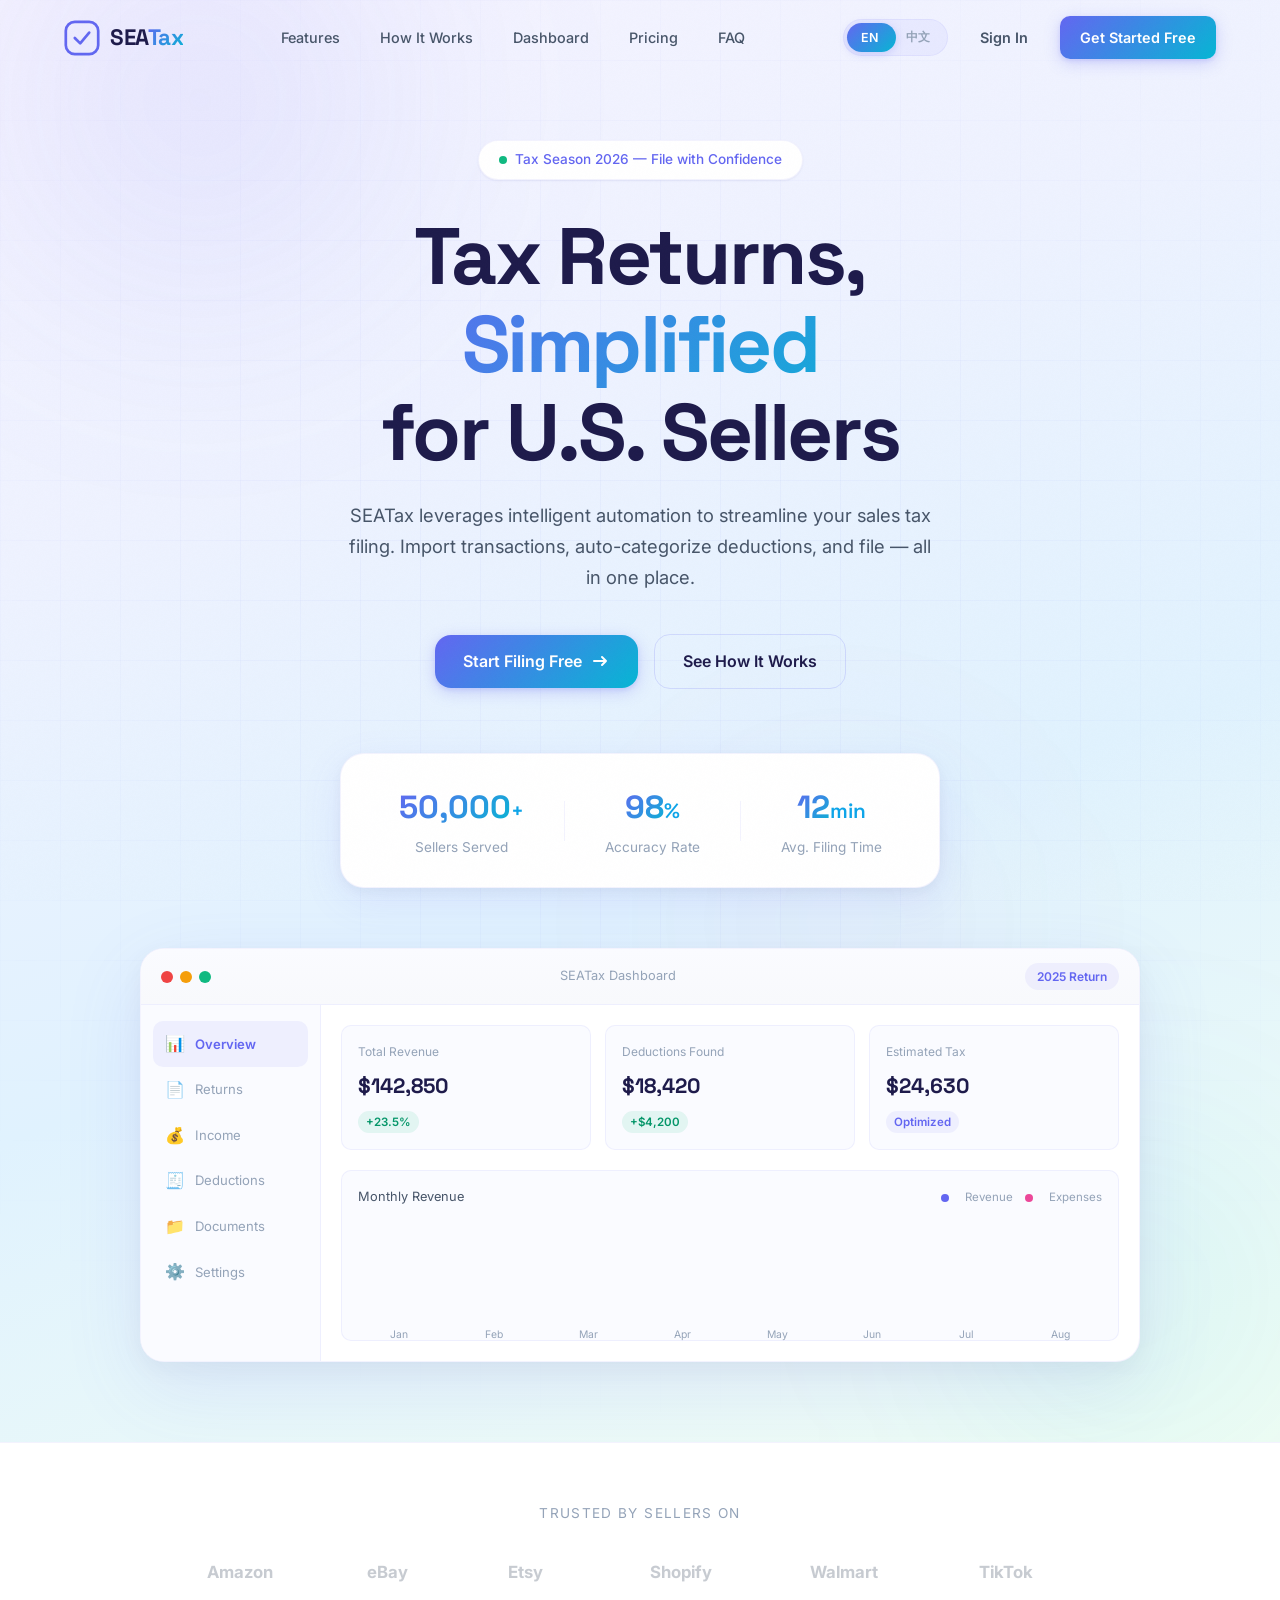
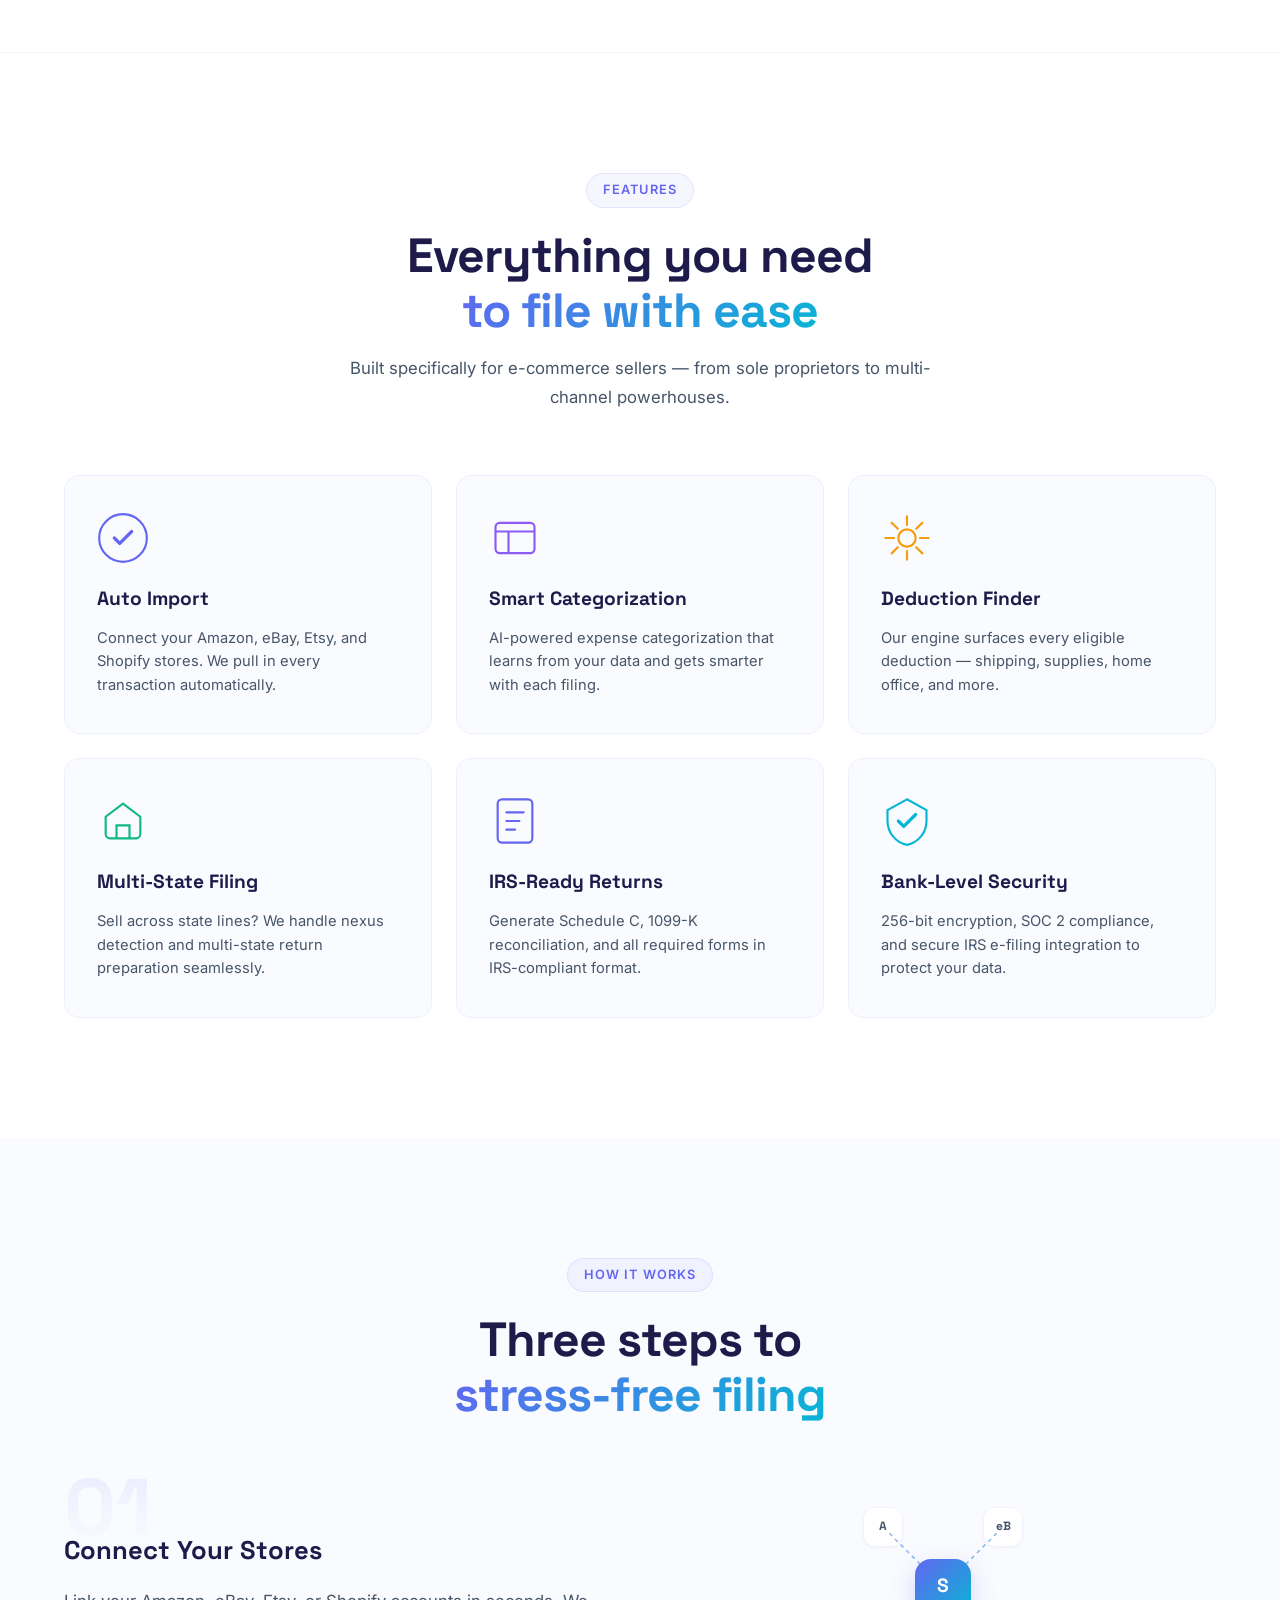
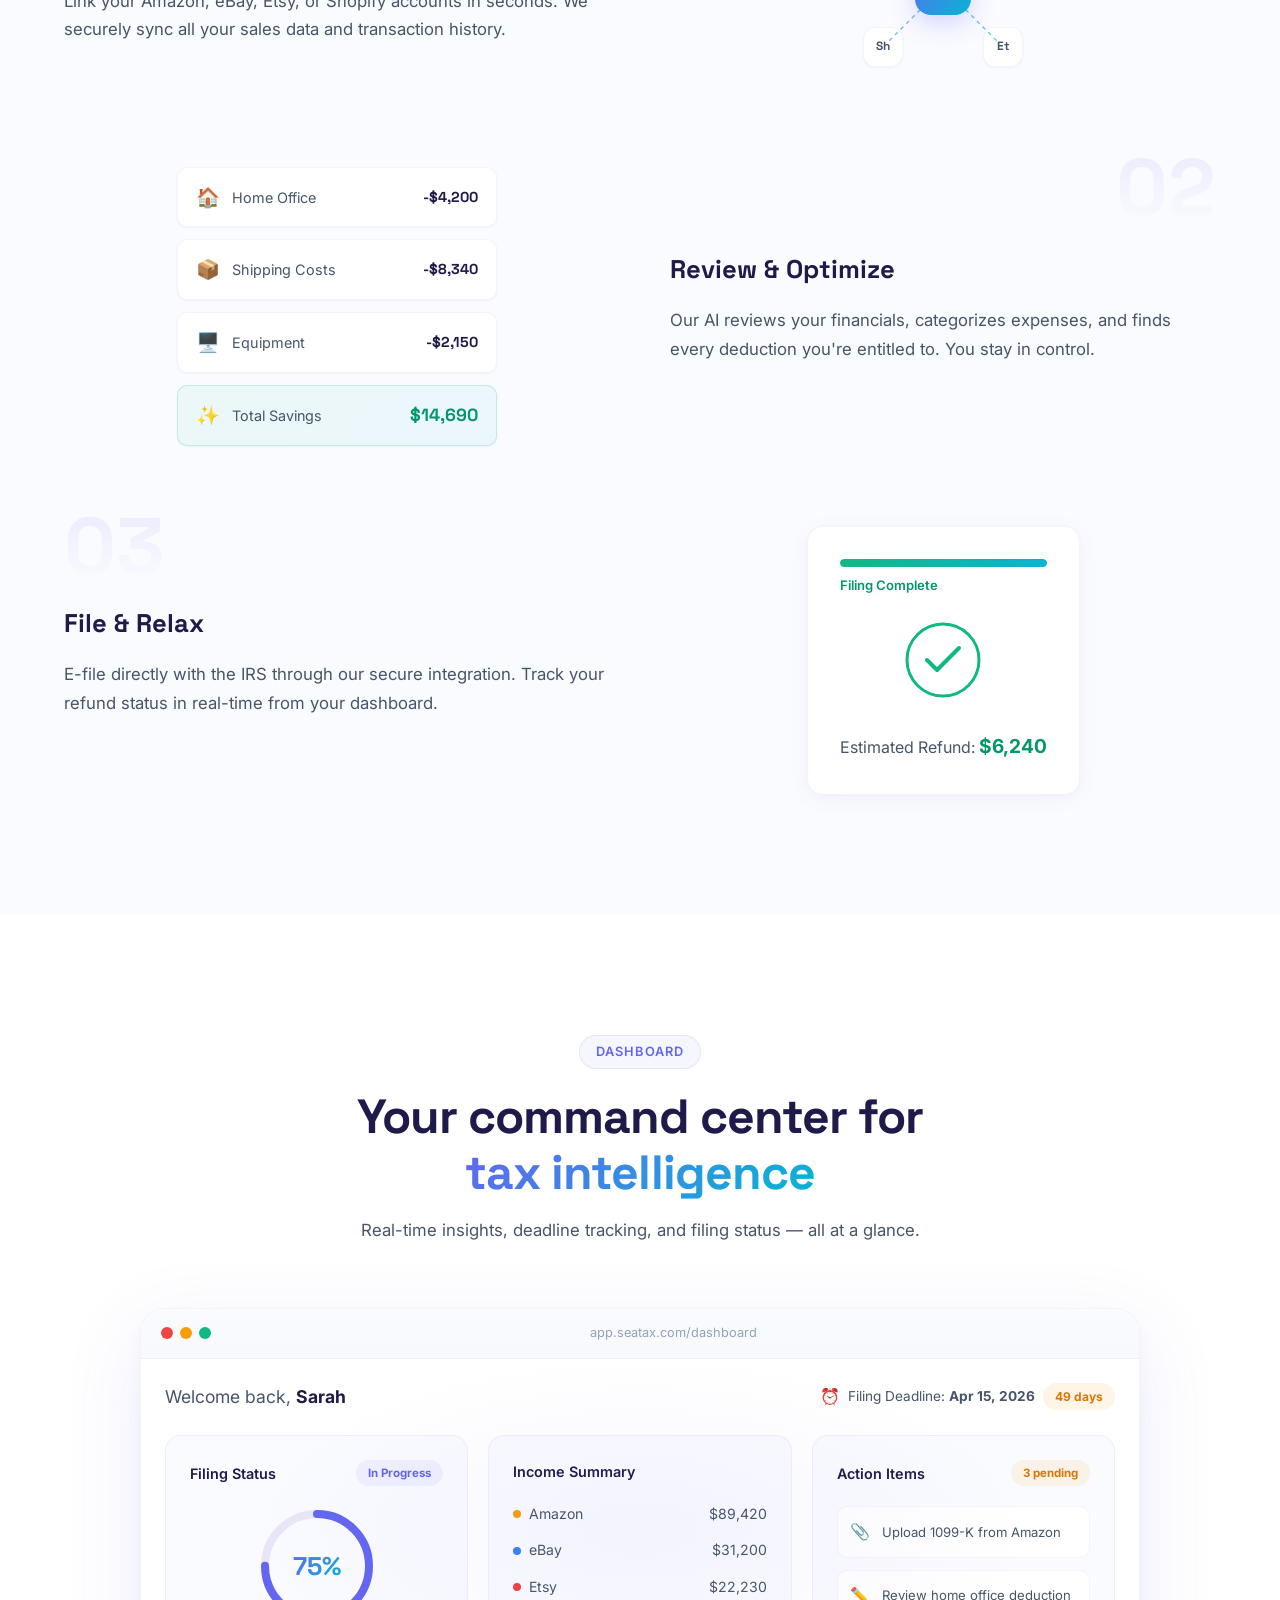
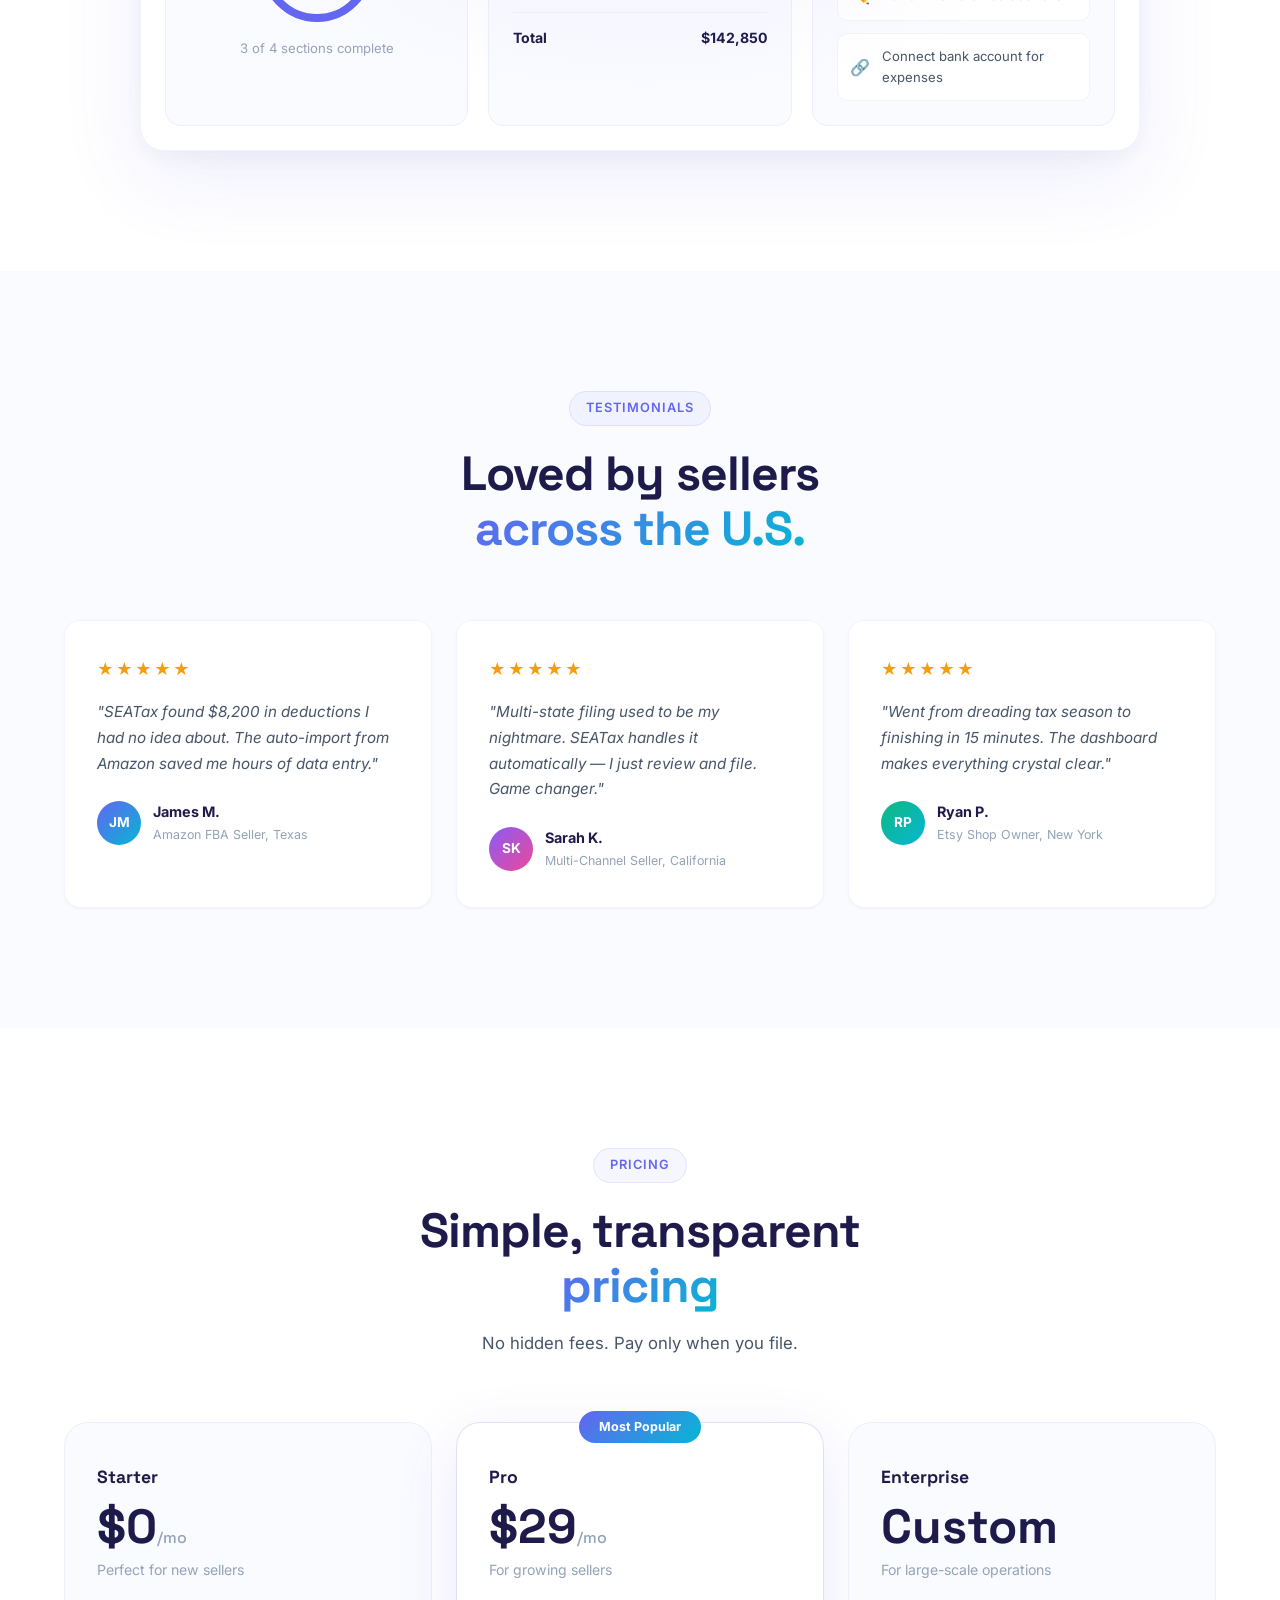
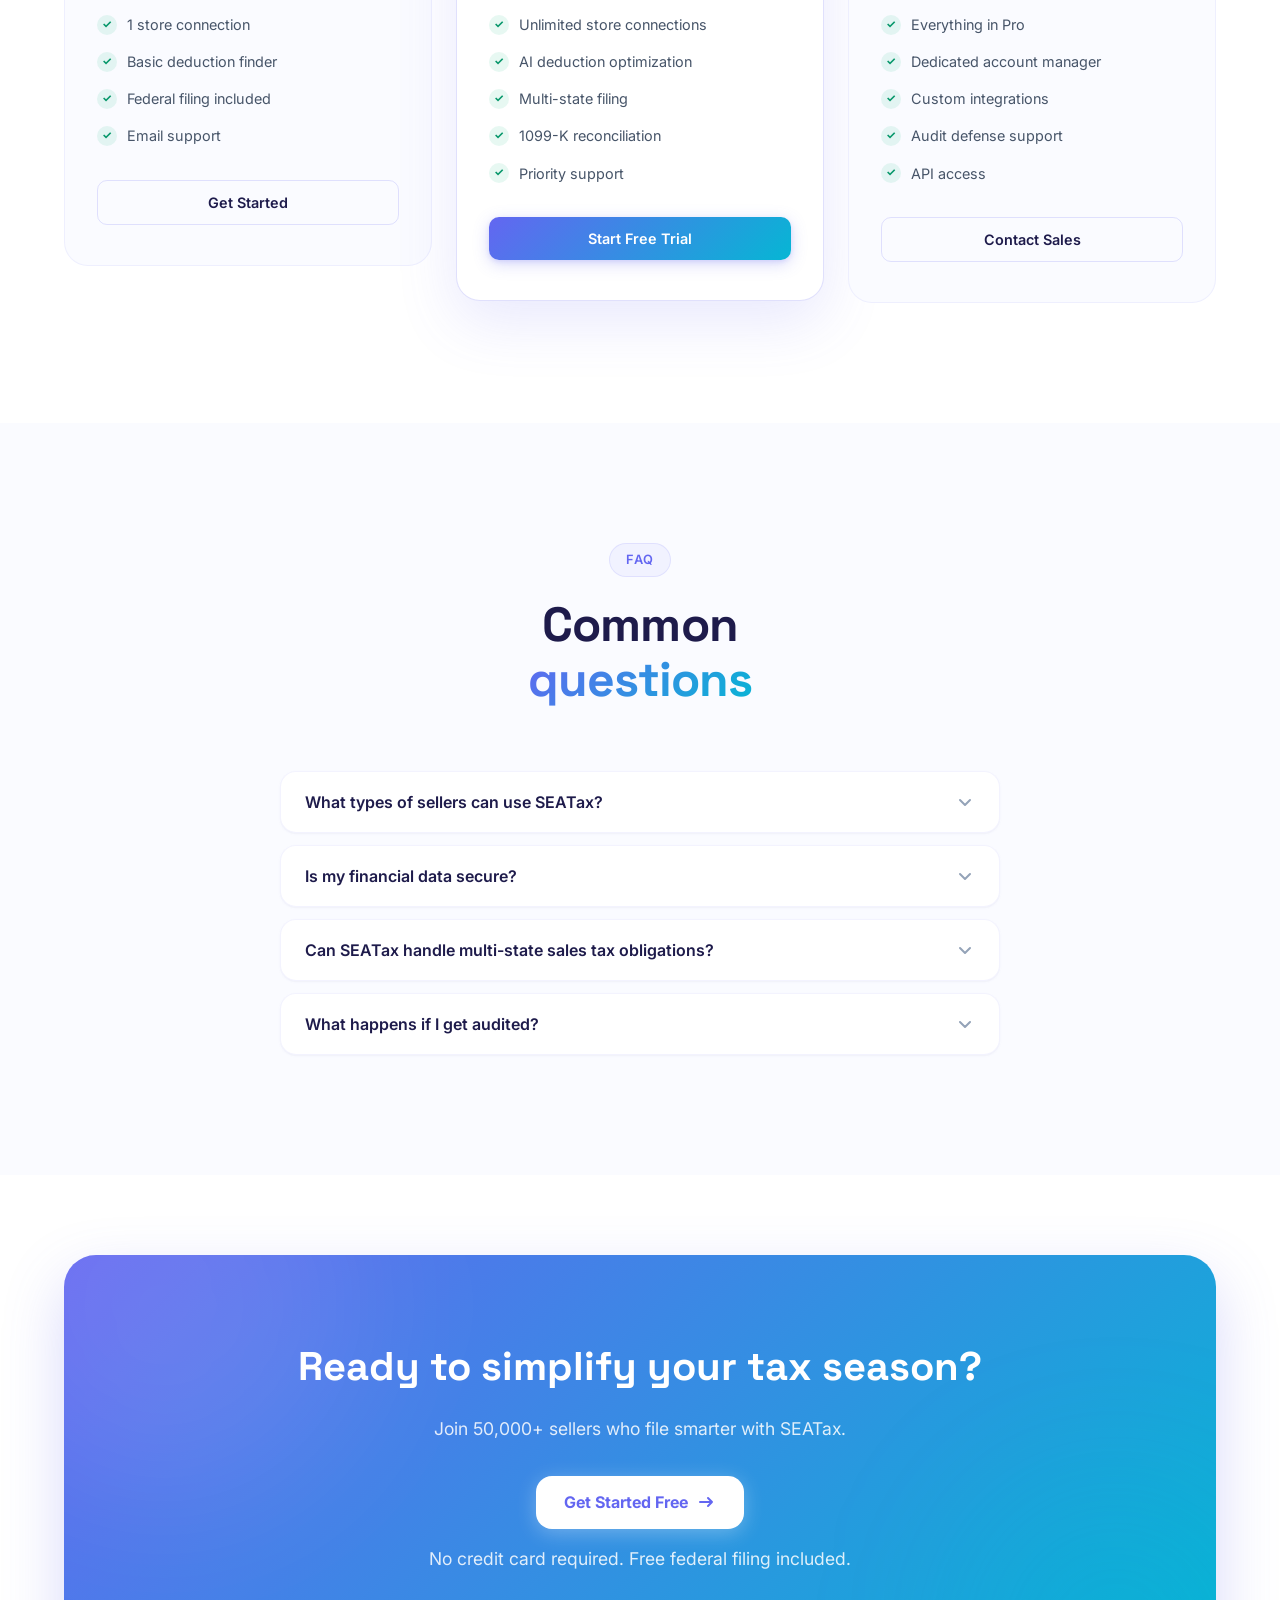
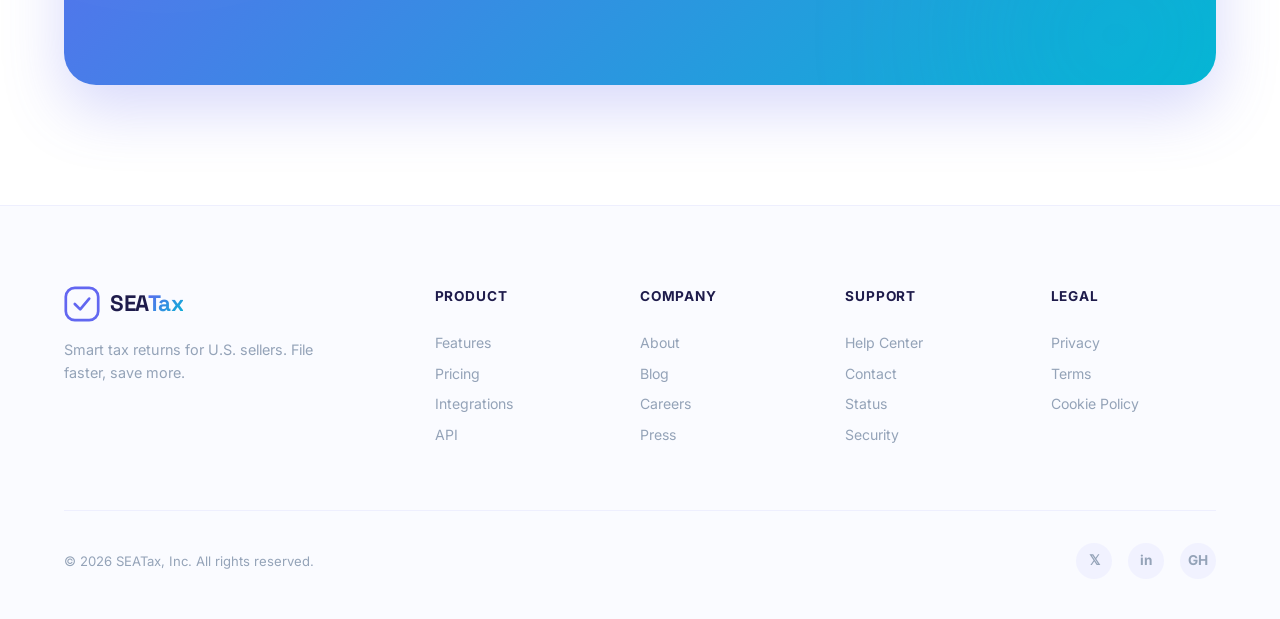
<file: index.html>
<!DOCTYPE html>
<html lang="en">
<head>
  <meta charset="UTF-8" />
  <meta name="viewport" content="width=device-width, initial-scale=1.0" />
  <title>SEATax — Smart Tax Returns for U.S. Sellers</title>
  <link rel="stylesheet" href="styles.css" />
  <link rel="preconnect" href="https://fonts.googleapis.com">
  <link rel="preconnect" href="https://fonts.gstatic.com" crossorigin>
  <link href="https://fonts.googleapis.com/css2?family=Inter:wght@300;400;500;600;700;800;900&family=Noto+Sans+SC:wght@400;500;600;700;800;900&family=Space+Grotesk:wght@400;500;600;700&display=swap" rel="stylesheet">
</head>
<body>
  <div class="cursor-glow" id="cursorGlow"></div>
  <div class="noise-overlay"></div>

  <!-- ════════════ NAV ════════════ -->
  <nav class="nav" id="nav">
    <div class="nav-inner">
      <a href="#" class="logo">
        <div class="logo-icon">
          <svg viewBox="0 0 40 40" fill="none">
            <rect x="2" y="2" width="36" height="36" rx="10" stroke="url(#logoGrad)" stroke-width="3"/>
            <path d="M12 20 L18 26 L28 14" stroke="url(#logoGrad)" stroke-width="3" stroke-linecap="round" stroke-linejoin="round"/>
            <defs><linearGradient id="logoGrad" x1="0" y1="0" x2="40" y2="40"><stop stop-color="#6366f1"/><stop offset="1" stop-color="#06b6d4"/></linearGradient></defs>
          </svg>
        </div>
        <span class="logo-text">SEA<span class="logo-accent">Tax</span></span>
      </a>
      <div class="nav-links" id="navLinks">
        <a href="#features" class="nav-link" data-i18n="nav_features">Features</a>
        <a href="#how" class="nav-link" data-i18n="nav_how">How It Works</a>
        <a href="#dashboard" class="nav-link" data-i18n="nav_dashboard">Dashboard</a>
        <a href="#pricing" class="nav-link" data-i18n="nav_pricing">Pricing</a>
        <a href="#faq" class="nav-link" data-i18n="nav_faq">FAQ</a>
      </div>
      <div class="nav-actions">
        <div class="lang-switch" id="langSwitch">
          <button class="lang-btn active" data-lang="en">EN</button>
          <button class="lang-btn" data-lang="zh">中文</button>
          <div class="lang-slider"></div>
        </div>
        <a href="#" class="btn btn-ghost" data-i18n="nav_signin">Sign In</a>
        <a href="#" class="btn btn-primary" data-open-invite data-i18n="nav_getstarted">Get Started Free</a>
      </div>
      <button class="mobile-menu-btn" id="mobileMenuBtn" aria-label="Toggle menu">
        <span></span><span></span><span></span>
      </button>
    </div>
  </nav>

  <!-- ════════════ HERO ════════════ -->
  <section class="hero" id="hero">
    <div class="hero-bg">
      <div class="hero-orb hero-orb-1"></div>
      <div class="hero-orb hero-orb-2"></div>
      <div class="hero-orb hero-orb-3"></div>
      <div class="grid-bg"></div>
    </div>
    <div class="hero-content">
      <div class="hero-badge reveal" data-i18n-html="hero_badge">
        <span class="badge-dot"></span>
        Tax Season 2026 — File with Confidence
      </div>
      <h1 class="hero-title reveal" data-i18n-html="hero_title">
        <span class="title-line">Tax Returns,</span>
        <span class="title-line title-gradient">Simplified</span>
        <span class="title-line">for U.S. Sellers</span>
      </h1>
      <p class="hero-subtitle reveal" data-i18n="hero_subtitle">
        SEATax leverages intelligent automation to streamline your sales tax filing.
        Import transactions, auto-categorize deductions, and file — all in one place.
      </p>
      <div class="hero-cta reveal">
        <a href="#" class="btn btn-primary btn-lg" data-open-invite data-i18n-html="hero_cta_primary">
          Start Filing Free
          <svg width="20" height="20" viewBox="0 0 20 20" fill="none"><path d="M4 10h12m0 0l-4-4m4 4l-4 4" stroke="currentColor" stroke-width="2" stroke-linecap="round" stroke-linejoin="round"/></svg>
        </a>
        <a href="#how" class="btn btn-outline btn-lg" data-i18n="hero_cta_secondary">
          See How It Works
        </a>
      </div>
      <div class="hero-stats reveal">
        <div class="stat">
          <span class="stat-number" data-count="50000">0</span><span class="stat-suffix">+</span>
          <span class="stat-label" data-i18n="stat_sellers">Sellers Served</span>
        </div>
        <div class="stat-divider"></div>
        <div class="stat">
          <span class="stat-number" data-count="98">0</span><span class="stat-suffix">%</span>
          <span class="stat-label" data-i18n="stat_accuracy">Accuracy Rate</span>
        </div>
        <div class="stat-divider"></div>
        <div class="stat">
          <span class="stat-number" data-count="12">0</span><span class="stat-suffix">min</span>
          <span class="stat-label" data-i18n="stat_filing">Avg. Filing Time</span>
        </div>
      </div>
    </div>
    <div class="hero-visual reveal">
      <div class="dashboard-preview">
        <div class="preview-header">
          <div class="preview-dots"><span></span><span></span><span></span></div>
          <span class="preview-title" data-i18n="preview_title">SEATax Dashboard</span>
          <div class="preview-actions">
            <span class="preview-pill" data-i18n="preview_pill">2025 Return</span>
          </div>
        </div>
        <div class="preview-body">
          <div class="preview-sidebar">
            <div class="sidebar-item active"><span class="sidebar-icon">📊</span> <span data-i18n="side_overview">Overview</span></div>
            <div class="sidebar-item"><span class="sidebar-icon">📄</span> <span data-i18n="side_returns">Returns</span></div>
            <div class="sidebar-item"><span class="sidebar-icon">💰</span> <span data-i18n="side_income">Income</span></div>
            <div class="sidebar-item"><span class="sidebar-icon">🧾</span> <span data-i18n="side_deductions">Deductions</span></div>
            <div class="sidebar-item"><span class="sidebar-icon">📁</span> <span data-i18n="side_documents">Documents</span></div>
            <div class="sidebar-item"><span class="sidebar-icon">⚙️</span> <span data-i18n="side_settings">Settings</span></div>
          </div>
          <div class="preview-main">
            <div class="preview-cards">
              <div class="p-card p-card-revenue">
                <span class="p-card-label" data-i18n="card_revenue">Total Revenue</span>
                <span class="p-card-value">$142,850</span>
                <span class="p-card-change positive">+23.5%</span>
              </div>
              <div class="p-card p-card-deductions">
                <span class="p-card-label" data-i18n="card_deductions">Deductions Found</span>
                <span class="p-card-value">$18,420</span>
                <span class="p-card-change positive">+$4,200</span>
              </div>
              <div class="p-card p-card-tax">
                <span class="p-card-label" data-i18n="card_tax">Estimated Tax</span>
                <span class="p-card-value">$24,630</span>
                <span class="p-card-change negative" data-i18n="card_optimized">Optimized</span>
              </div>
            </div>
            <div class="preview-chart">
              <div class="chart-header">
                <span data-i18n="chart_title">Monthly Revenue</span>
                <div class="chart-legend"><span class="dot revenue"></span><span data-i18n="chart_revenue">Revenue</span> <span class="dot expense"></span><span data-i18n="chart_expenses">Expenses</span></div>
              </div>
              <div class="chart-bars">
                <div class="bar-group"><div class="bar bar-rev" style="--h:65%"></div><div class="bar bar-exp" style="--h:30%"></div><span>Jan</span></div>
                <div class="bar-group"><div class="bar bar-rev" style="--h:72%"></div><div class="bar bar-exp" style="--h:35%"></div><span>Feb</span></div>
                <div class="bar-group"><div class="bar bar-rev" style="--h:58%"></div><div class="bar bar-exp" style="--h:28%"></div><span>Mar</span></div>
                <div class="bar-group"><div class="bar bar-rev" style="--h:80%"></div><div class="bar bar-exp" style="--h:40%"></div><span>Apr</span></div>
                <div class="bar-group"><div class="bar bar-rev" style="--h:90%"></div><div class="bar bar-exp" style="--h:38%"></div><span>May</span></div>
                <div class="bar-group"><div class="bar bar-rev" style="--h:75%"></div><div class="bar bar-exp" style="--h:32%"></div><span>Jun</span></div>
                <div class="bar-group"><div class="bar bar-rev" style="--h:85%"></div><div class="bar bar-exp" style="--h:42%"></div><span>Jul</span></div>
                <div class="bar-group"><div class="bar bar-rev" style="--h:95%"></div><div class="bar bar-exp" style="--h:45%"></div><span>Aug</span></div>
              </div>
            </div>
          </div>
        </div>
      </div>
    </div>
  </section>

  <!-- ════════════ TRUSTED BY ════════════ -->
  <section class="logos-section">
    <div class="container">
      <p class="logos-label reveal" data-i18n="logos_label">Trusted by sellers on</p>
      <div class="logos-strip reveal">
        <div class="logo-item"><svg viewBox="0 0 120 30" fill="currentColor"><text x="10" y="22" font-size="18" font-weight="700" font-family="Inter">Amazon</text></svg></div>
        <div class="logo-item"><svg viewBox="0 0 100 30" fill="currentColor"><text x="10" y="22" font-size="18" font-weight="700" font-family="Inter">eBay</text></svg></div>
        <div class="logo-item"><svg viewBox="0 0 100 30" fill="currentColor"><text x="10" y="22" font-size="18" font-weight="700" font-family="Inter">Etsy</text></svg></div>
        <div class="logo-item"><svg viewBox="0 0 120 30" fill="currentColor"><text x="10" y="22" font-size="18" font-weight="700" font-family="Inter">Shopify</text></svg></div>
        <div class="logo-item"><svg viewBox="0 0 130 30" fill="currentColor"><text x="10" y="22" font-size="18" font-weight="700" font-family="Inter">Walmart</text></svg></div>
        <div class="logo-item"><svg viewBox="0 0 120 30" fill="currentColor"><text x="10" y="22" font-size="18" font-weight="700" font-family="Inter">TikTok</text></svg></div>
      </div>
    </div>
  </section>

  <!-- ════════════ FEATURES ════════════ -->
  <section class="features" id="features">
    <div class="container">
      <div class="section-header reveal">
        <span class="section-tag" data-i18n="nav_features">Features</span>
        <h2 class="section-title" data-i18n-html="feat_title">Everything you need<br/><span class="text-gradient">to file with ease</span></h2>
        <p class="section-desc" data-i18n="feat_desc">Built specifically for e-commerce sellers — from sole proprietors to multi-channel powerhouses.</p>
      </div>
      <div class="features-grid">
        <div class="feature-card reveal" data-delay="0">
          <div class="feature-icon">
            <svg viewBox="0 0 48 48" fill="none"><circle cx="24" cy="24" r="22" stroke="url(#g1)" stroke-width="2"/><path d="M16 24l5 5 11-11" stroke="url(#g1)" stroke-width="3" stroke-linecap="round" stroke-linejoin="round"/><defs><linearGradient id="g1" x1="0" y1="0" x2="48" y2="48"><stop stop-color="#6366f1"/><stop offset="1" stop-color="#06b6d4"/></linearGradient></defs></svg>
          </div>
          <h3 data-i18n="feat1_title">Auto Import</h3>
          <p data-i18n="feat1_desc">Connect your Amazon, eBay, Etsy, and Shopify stores. We pull in every transaction automatically.</p>
        </div>
        <div class="feature-card reveal" data-delay="100">
          <div class="feature-icon">
            <svg viewBox="0 0 48 48" fill="none"><rect x="6" y="10" width="36" height="28" rx="4" stroke="url(#g2)" stroke-width="2"/><path d="M6 18h36M18 18v20" stroke="url(#g2)" stroke-width="2"/><defs><linearGradient id="g2" x1="0" y1="0" x2="48" y2="48"><stop stop-color="#8b5cf6"/><stop offset="1" stop-color="#ec4899"/></linearGradient></defs></svg>
          </div>
          <h3 data-i18n="feat2_title">Smart Categorization</h3>
          <p data-i18n="feat2_desc">AI-powered expense categorization that learns from your data and gets smarter with each filing.</p>
        </div>
        <div class="feature-card reveal" data-delay="200">
          <div class="feature-icon">
            <svg viewBox="0 0 48 48" fill="none"><path d="M24 4v8m0 24v8M4 24h8m24 0h8M9.86 9.86l5.66 5.66m17 17l5.66 5.66M38.14 9.86l-5.66 5.66m-17 17l-5.66 5.66" stroke="url(#g3)" stroke-width="2" stroke-linecap="round"/><circle cx="24" cy="24" r="8" stroke="url(#g3)" stroke-width="2"/><defs><linearGradient id="g3" x1="0" y1="0" x2="48" y2="48"><stop stop-color="#f59e0b"/><stop offset="1" stop-color="#ef4444"/></linearGradient></defs></svg>
          </div>
          <h3 data-i18n="feat3_title">Deduction Finder</h3>
          <p data-i18n="feat3_desc">Our engine surfaces every eligible deduction — shipping, supplies, home office, and more.</p>
        </div>
        <div class="feature-card reveal" data-delay="300">
          <div class="feature-icon">
            <svg viewBox="0 0 48 48" fill="none"><path d="M8 36V20l16-12 16 12v16a4 4 0 01-4 4H12a4 4 0 01-4-4z" stroke="url(#g4)" stroke-width="2"/><path d="M18 40V28h12v12" stroke="url(#g4)" stroke-width="2"/><defs><linearGradient id="g4" x1="0" y1="0" x2="48" y2="48"><stop stop-color="#10b981"/><stop offset="1" stop-color="#06b6d4"/></linearGradient></defs></svg>
          </div>
          <h3 data-i18n="feat4_title">Multi-State Filing</h3>
          <p data-i18n="feat4_desc">Sell across state lines? We handle nexus detection and multi-state return preparation seamlessly.</p>
        </div>
        <div class="feature-card reveal" data-delay="400">
          <div class="feature-icon">
            <svg viewBox="0 0 48 48" fill="none"><rect x="8" y="4" width="32" height="40" rx="4" stroke="url(#g5)" stroke-width="2"/><path d="M16 16h16M16 24h12M16 32h8" stroke="url(#g5)" stroke-width="2" stroke-linecap="round"/><defs><linearGradient id="g5" x1="0" y1="0" x2="48" y2="48"><stop stop-color="#6366f1"/><stop offset="1" stop-color="#a855f7"/></linearGradient></defs></svg>
          </div>
          <h3 data-i18n="feat5_title">IRS-Ready Returns</h3>
          <p data-i18n="feat5_desc">Generate Schedule C, 1099-K reconciliation, and all required forms in IRS-compliant format.</p>
        </div>
        <div class="feature-card reveal" data-delay="500">
          <div class="feature-icon">
            <svg viewBox="0 0 48 48" fill="none"><path d="M24 4L6 14v10c0 11 8 20 18 22 10-2 18-11 18-22V14L24 4z" stroke="url(#g6)" stroke-width="2"/><path d="M16 24l5 5 11-11" stroke="url(#g6)" stroke-width="3" stroke-linecap="round" stroke-linejoin="round"/><defs><linearGradient id="g6" x1="0" y1="0" x2="48" y2="48"><stop stop-color="#06b6d4"/><stop offset="1" stop-color="#10b981"/></linearGradient></defs></svg>
          </div>
          <h3 data-i18n="feat6_title">Bank-Level Security</h3>
          <p data-i18n="feat6_desc">256-bit encryption, SOC 2 compliance, and secure IRS e-filing integration to protect your data.</p>
        </div>
      </div>
    </div>
  </section>

  <!-- ════════════ HOW IT WORKS ════════════ -->
  <section class="how" id="how">
    <div class="container">
      <div class="section-header reveal">
        <span class="section-tag" data-i18n="nav_how">How It Works</span>
        <h2 class="section-title" data-i18n-html="how_title">Three steps to<br/><span class="text-gradient">stress-free filing</span></h2>
      </div>
      <div class="steps">
        <div class="step reveal">
          <div class="step-number">01</div>
          <div class="step-content">
            <h3 data-i18n="step1_title">Connect Your Stores</h3>
            <p data-i18n="step1_desc">Link your Amazon, eBay, Etsy, or Shopify accounts in seconds. We securely sync all your sales data and transaction history.</p>
          </div>
          <div class="step-visual">
            <div class="connect-animation">
              <div class="connect-node node-center"><div class="node-logo">S</div></div>
              <div class="connect-node node-orbit node-1"><div class="node-logo small">A</div></div>
              <div class="connect-node node-orbit node-2"><div class="node-logo small">eB</div></div>
              <div class="connect-node node-orbit node-3"><div class="node-logo small">Et</div></div>
              <div class="connect-node node-orbit node-4"><div class="node-logo small">Sh</div></div>
              <svg class="connect-lines" viewBox="0 0 200 200">
                <line x1="100" y1="100" x2="45" y2="45" stroke="url(#lineGrad)" stroke-width="1.5" stroke-dasharray="4 4"/>
                <line x1="100" y1="100" x2="155" y2="45" stroke="url(#lineGrad)" stroke-width="1.5" stroke-dasharray="4 4"/>
                <line x1="100" y1="100" x2="155" y2="155" stroke="url(#lineGrad)" stroke-width="1.5" stroke-dasharray="4 4"/>
                <line x1="100" y1="100" x2="45" y2="155" stroke="url(#lineGrad)" stroke-width="1.5" stroke-dasharray="4 4"/>
                <defs><linearGradient id="lineGrad" x1="0%" y1="0%" x2="100%" y2="100%"><stop stop-color="#6366f1" stop-opacity="0.6"/><stop offset="1" stop-color="#06b6d4" stop-opacity="0.6"/></linearGradient></defs>
              </svg>
            </div>
          </div>
        </div>
        <div class="step reverse reveal">
          <div class="step-number">02</div>
          <div class="step-content">
            <h3 data-i18n="step2_title">Review &amp; Optimize</h3>
            <p data-i18n="step2_desc">Our AI reviews your financials, categorizes expenses, and finds every deduction you're entitled to. You stay in control.</p>
          </div>
          <div class="step-visual">
            <div class="optimize-animation">
              <div class="opt-item"><span class="opt-icon">🏠</span><span class="opt-text" data-i18n="opt_home">Home Office</span><span class="opt-amount">-$4,200</span></div>
              <div class="opt-item"><span class="opt-icon">📦</span><span class="opt-text" data-i18n="opt_shipping">Shipping Costs</span><span class="opt-amount">-$8,340</span></div>
              <div class="opt-item"><span class="opt-icon">🖥️</span><span class="opt-text" data-i18n="opt_equip">Equipment</span><span class="opt-amount">-$2,150</span></div>
              <div class="opt-item highlight"><span class="opt-icon">✨</span><span class="opt-text" data-i18n="opt_total">Total Savings</span><span class="opt-amount savings">$14,690</span></div>
            </div>
          </div>
        </div>
        <div class="step reveal">
          <div class="step-number">03</div>
          <div class="step-content">
            <h3 data-i18n="step3_title">File &amp; Relax</h3>
            <p data-i18n="step3_desc">E-file directly with the IRS through our secure integration. Track your refund status in real-time from your dashboard.</p>
          </div>
          <div class="step-visual">
            <div class="file-animation">
              <div class="file-progress">
                <div class="file-bar"><div class="file-fill"></div></div>
                <span class="file-status" data-i18n="file_complete">Filing Complete</span>
              </div>
              <div class="file-check">
                <svg viewBox="0 0 80 80" fill="none">
                  <circle cx="40" cy="40" r="36" stroke="url(#checkGrad)" stroke-width="3"/>
                  <path class="check-path" d="M24 40l10 10 22-22" stroke="url(#checkGrad)" stroke-width="4" stroke-linecap="round" stroke-linejoin="round"/>
                  <defs><linearGradient id="checkGrad" x1="0" y1="0" x2="80" y2="80"><stop stop-color="#10b981"/><stop offset="1" stop-color="#06b6d4"/></linearGradient></defs>
                </svg>
              </div>
              <span class="file-refund" data-i18n-html="file_refund">Estimated Refund: <strong>$6,240</strong></span>
            </div>
          </div>
        </div>
      </div>
    </div>
  </section>

  <!-- ════════════ DASHBOARD PREVIEW ════════════ -->
  <section class="dashboard-section" id="dashboard">
    <div class="container">
      <div class="section-header reveal">
        <span class="section-tag" data-i18n="nav_dashboard">Dashboard</span>
        <h2 class="section-title" data-i18n-html="dash_title">Your command center for<br/><span class="text-gradient">tax intelligence</span></h2>
        <p class="section-desc" data-i18n="dash_desc">Real-time insights, deadline tracking, and filing status — all at a glance.</p>
      </div>
      <div class="dashboard-showcase reveal">
        <div class="showcase-glow"></div>
        <div class="showcase-frame">
          <div class="showcase-header">
            <div class="preview-dots"><span></span><span></span><span></span></div>
            <span>app.seatax.com/dashboard</span>
          </div>
          <div class="showcase-body">
            <div class="showcase-topbar">
              <span class="showcase-greeting" data-i18n-html="dash_greeting">Welcome back, <strong>Sarah</strong></span>
              <div class="showcase-deadline">
                <span class="deadline-icon">⏰</span>
                <span data-i18n-html="dash_deadline">Filing Deadline: <strong>Apr 15, 2026</strong></span>
                <span class="deadline-badge" data-i18n="dash_days">49 days</span>
              </div>
            </div>
            <div class="showcase-grid">
              <div class="s-card s-card-status">
                <div class="s-card-header">
                  <h4 data-i18n="dash_status">Filing Status</h4>
                  <span class="s-badge in-progress" data-i18n="dash_inprogress">In Progress</span>
                </div>
                <div class="progress-ring-container">
                  <svg class="progress-ring" viewBox="0 0 120 120">
                    <circle cx="60" cy="60" r="52" stroke="#e8e5f8" stroke-width="8" fill="none"/>
                    <circle cx="60" cy="60" r="52" stroke="url(#ringGrad)" stroke-width="8" fill="none" stroke-linecap="round" stroke-dasharray="327" stroke-dashoffset="82" class="progress-ring-circle"/>
                    <defs><linearGradient id="ringGrad" x1="0" y1="0" x2="120" y2="120"><stop stop-color="#6366f1"/><stop offset="1" stop-color="#06b6d4"/></linearGradient></defs>
                  </svg>
                  <span class="ring-value">75%</span>
                </div>
                <p class="s-card-sub" data-i18n="dash_sections">3 of 4 sections complete</p>
              </div>
              <div class="s-card s-card-income">
                <div class="s-card-header"><h4 data-i18n="dash_income">Income Summary</h4></div>
                <div class="income-breakdown">
                  <div class="income-row"><span class="income-source"><span class="income-dot amazon"></span>Amazon</span><span>$89,420</span></div>
                  <div class="income-row"><span class="income-source"><span class="income-dot ebay"></span>eBay</span><span>$31,200</span></div>
                  <div class="income-row"><span class="income-source"><span class="income-dot etsy"></span>Etsy</span><span>$22,230</span></div>
                  <div class="income-row total"><span data-i18n="dash_total">Total</span><span>$142,850</span></div>
                </div>
              </div>
              <div class="s-card s-card-alerts">
                <div class="s-card-header"><h4 data-i18n="dash_actions">Action Items</h4><span class="s-badge warning" data-i18n="dash_pending">3 pending</span></div>
                <div class="alert-list">
                  <div class="alert-item"><span class="alert-icon">📎</span><span data-i18n="alert1">Upload 1099-K from Amazon</span></div>
                  <div class="alert-item"><span class="alert-icon">✏️</span><span data-i18n="alert2">Review home office deduction</span></div>
                  <div class="alert-item"><span class="alert-icon">🔗</span><span data-i18n="alert3">Connect bank account for expenses</span></div>
                </div>
              </div>
            </div>
          </div>
        </div>
      </div>
    </div>
  </section>

  <!-- ════════════ TESTIMONIALS ════════════ -->
  <section class="testimonials">
    <div class="container">
      <div class="section-header reveal">
        <span class="section-tag" data-i18n="test_tag">Testimonials</span>
        <h2 class="section-title" data-i18n-html="test_title">Loved by sellers<br/><span class="text-gradient">across the U.S.</span></h2>
      </div>
      <div class="testimonials-grid">
        <div class="testimonial-card reveal">
          <div class="testimonial-stars">★★★★★</div>
          <p data-i18n="test1_quote">"SEATax found $8,200 in deductions I had no idea about. The auto-import from Amazon saved me hours of data entry."</p>
          <div class="testimonial-author">
            <div class="author-avatar" style="background: linear-gradient(135deg, #6366f1, #06b6d4);">JM</div>
            <div><strong data-i18n="test1_name">James M.</strong><span data-i18n="test1_role">Amazon FBA Seller, Texas</span></div>
          </div>
        </div>
        <div class="testimonial-card reveal">
          <div class="testimonial-stars">★★★★★</div>
          <p data-i18n="test2_quote">"Multi-state filing used to be my nightmare. SEATax handles it automatically — I just review and file. Game changer."</p>
          <div class="testimonial-author">
            <div class="author-avatar" style="background: linear-gradient(135deg, #8b5cf6, #ec4899);">SK</div>
            <div><strong data-i18n="test2_name">Sarah K.</strong><span data-i18n="test2_role">Multi-Channel Seller, California</span></div>
          </div>
        </div>
        <div class="testimonial-card reveal">
          <div class="testimonial-stars">★★★★★</div>
          <p data-i18n="test3_quote">"Went from dreading tax season to finishing in 15 minutes. The dashboard makes everything crystal clear."</p>
          <div class="testimonial-author">
            <div class="author-avatar" style="background: linear-gradient(135deg, #10b981, #06b6d4);">RP</div>
            <div><strong data-i18n="test3_name">Ryan P.</strong><span data-i18n="test3_role">Etsy Shop Owner, New York</span></div>
          </div>
        </div>
      </div>
    </div>
  </section>

  <!-- ════════════ PRICING ════════════ -->
  <section class="pricing" id="pricing">
    <div class="container">
      <div class="section-header reveal">
        <span class="section-tag" data-i18n="nav_pricing">Pricing</span>
        <h2 class="section-title" data-i18n-html="price_title">Simple, transparent<br/><span class="text-gradient">pricing</span></h2>
        <p class="section-desc" data-i18n="price_desc">No hidden fees. Pay only when you file.</p>
      </div>
      <div class="pricing-grid">
        <div class="pricing-card reveal">
          <div class="pricing-name" data-i18n="plan1_name">Starter</div>
          <div class="pricing-price">$0<span>/mo</span></div>
          <div class="pricing-desc" data-i18n="plan1_desc">Perfect for new sellers</div>
          <ul class="pricing-features">
            <li data-i18n="plan1_f1">1 store connection</li>
            <li data-i18n="plan1_f2">Basic deduction finder</li>
            <li data-i18n="plan1_f3">Federal filing included</li>
            <li data-i18n="plan1_f4">Email support</li>
          </ul>
          <a href="#" class="btn btn-outline btn-full" data-i18n="plan_getstarted">Get Started</a>
        </div>
        <div class="pricing-card featured reveal">
          <div class="pricing-badge" data-i18n="plan_popular">Most Popular</div>
          <div class="pricing-name" data-i18n="plan2_name">Pro</div>
          <div class="pricing-price">$29<span>/mo</span></div>
          <div class="pricing-desc" data-i18n="plan2_desc">For growing sellers</div>
          <ul class="pricing-features">
            <li data-i18n="plan2_f1">Unlimited store connections</li>
            <li data-i18n="plan2_f2">AI deduction optimization</li>
            <li data-i18n="plan2_f3">Multi-state filing</li>
            <li data-i18n="plan2_f4">1099-K reconciliation</li>
            <li data-i18n="plan2_f5">Priority support</li>
          </ul>
          <a href="#" class="btn btn-primary btn-full" data-i18n="plan_freetrial">Start Free Trial</a>
        </div>
        <div class="pricing-card reveal">
          <div class="pricing-name" data-i18n="plan3_name">Enterprise</div>
          <div class="pricing-price" data-i18n="plan3_price">Custom</div>
          <div class="pricing-desc" data-i18n="plan3_desc">For large-scale operations</div>
          <ul class="pricing-features">
            <li data-i18n="plan3_f1">Everything in Pro</li>
            <li data-i18n="plan3_f2">Dedicated account manager</li>
            <li data-i18n="plan3_f3">Custom integrations</li>
            <li data-i18n="plan3_f4">Audit defense support</li>
            <li data-i18n="plan3_f5">API access</li>
          </ul>
          <a href="#" class="btn btn-outline btn-full" data-i18n="plan_contact">Contact Sales</a>
        </div>
      </div>
    </div>
  </section>

  <!-- ════════════ FAQ ════════════ -->
  <section class="faq" id="faq">
    <div class="container">
      <div class="section-header reveal">
        <span class="section-tag" data-i18n="nav_faq">FAQ</span>
        <h2 class="section-title" data-i18n-html="faq_title">Common<br/><span class="text-gradient">questions</span></h2>
      </div>
      <div class="faq-list">
        <div class="faq-item reveal">
          <button class="faq-question">
            <span data-i18n="faq1_q">What types of sellers can use SEATax?</span>
            <svg class="faq-chevron" viewBox="0 0 20 20" fill="none"><path d="M5 8l5 5 5-5" stroke="currentColor" stroke-width="2" stroke-linecap="round" stroke-linejoin="round"/></svg>
          </button>
          <div class="faq-answer"><p data-i18n="faq1_a">SEATax supports all U.S.-based online sellers, including Amazon FBA, eBay, Etsy, Shopify, Walmart Marketplace, TikTok Shop, and more. Whether you're a sole proprietor, LLC, or S-Corp, we've got you covered.</p></div>
        </div>
        <div class="faq-item reveal">
          <button class="faq-question">
            <span data-i18n="faq2_q">Is my financial data secure?</span>
            <svg class="faq-chevron" viewBox="0 0 20 20" fill="none"><path d="M5 8l5 5 5-5" stroke="currentColor" stroke-width="2" stroke-linecap="round" stroke-linejoin="round"/></svg>
          </button>
          <div class="faq-answer"><p data-i18n="faq2_a">Absolutely. We use 256-bit AES encryption, are SOC 2 Type II certified, and never share your data with third parties. Your financial information is as safe with us as it is with your bank.</p></div>
        </div>
        <div class="faq-item reveal">
          <button class="faq-question">
            <span data-i18n="faq3_q">Can SEATax handle multi-state sales tax obligations?</span>
            <svg class="faq-chevron" viewBox="0 0 20 20" fill="none"><path d="M5 8l5 5 5-5" stroke="currentColor" stroke-width="2" stroke-linecap="round" stroke-linejoin="round"/></svg>
          </button>
          <div class="faq-answer"><p data-i18n="faq3_a">Yes! Our Pro and Enterprise plans include automatic nexus detection and multi-state return preparation. We monitor economic nexus thresholds across all 50 states and alert you when you've triggered new obligations.</p></div>
        </div>
        <div class="faq-item reveal">
          <button class="faq-question">
            <span data-i18n="faq4_q">What happens if I get audited?</span>
            <svg class="faq-chevron" viewBox="0 0 20 20" fill="none"><path d="M5 8l5 5 5-5" stroke="currentColor" stroke-width="2" stroke-linecap="round" stroke-linejoin="round"/></svg>
          </button>
          <div class="faq-answer"><p data-i18n="faq4_a">Enterprise plan users receive full audit defense support. All plan holders get organized, IRS-compliant documentation that makes responding to audits straightforward. We keep records of every deduction rationale.</p></div>
        </div>
      </div>
    </div>
  </section>

  <!-- ════════════ CTA ════════════ -->
  <section class="cta">
    <div class="container">
      <div class="cta-card reveal">
        <div class="cta-bg">
          <div class="cta-orb cta-orb-1"></div>
          <div class="cta-orb cta-orb-2"></div>
        </div>
        <h2 data-i18n="cta_title">Ready to simplify your tax season?</h2>
        <p data-i18n="cta_desc">Join 50,000+ sellers who file smarter with SEATax.</p>
        <div class="cta-actions">
          <a href="#" class="btn btn-white btn-lg" data-open-invite data-i18n-html="cta_btn">
            Get Started Free
            <svg width="20" height="20" viewBox="0 0 20 20" fill="none"><path d="M4 10h12m0 0l-4-4m4 4l-4 4" stroke="currentColor" stroke-width="2" stroke-linecap="round" stroke-linejoin="round"/></svg>
          </a>
        </div>
        <p class="cta-note" data-i18n="cta_note">No credit card required. Free federal filing included.</p>
      </div>
    </div>
  </section>

  <!-- ════════════ FOOTER ════════════ -->
  <footer class="footer">
    <div class="container">
      <div class="footer-grid">
        <div class="footer-brand">
          <a href="#" class="logo">
            <div class="logo-icon">
              <svg viewBox="0 0 40 40" fill="none">
                <rect x="2" y="2" width="36" height="36" rx="10" stroke="url(#logoGrad2)" stroke-width="3"/>
                <path d="M12 20 L18 26 L28 14" stroke="url(#logoGrad2)" stroke-width="3" stroke-linecap="round" stroke-linejoin="round"/>
                <defs><linearGradient id="logoGrad2" x1="0" y1="0" x2="40" y2="40"><stop stop-color="#6366f1"/><stop offset="1" stop-color="#06b6d4"/></linearGradient></defs>
              </svg>
            </div>
            <span class="logo-text">SEA<span class="logo-accent">Tax</span></span>
          </a>
          <p class="footer-tagline" data-i18n="footer_tagline">Smart tax returns for U.S. sellers. File faster, save more.</p>
        </div>
        <div class="footer-col">
          <h4 data-i18n="footer_product">Product</h4>
          <a href="#" data-i18n="nav_features">Features</a>
          <a href="#" data-i18n="nav_pricing">Pricing</a>
          <a href="#" data-i18n="footer_integrations">Integrations</a>
          <a href="#">API</a>
        </div>
        <div class="footer-col">
          <h4 data-i18n="footer_company">Company</h4>
          <a href="#" data-i18n="footer_about">About</a>
          <a href="#" data-i18n="footer_blog">Blog</a>
          <a href="#" data-i18n="footer_careers">Careers</a>
          <a href="#" data-i18n="footer_press">Press</a>
        </div>
        <div class="footer-col">
          <h4 data-i18n="footer_support">Support</h4>
          <a href="#" data-i18n="footer_help">Help Center</a>
          <a href="#" data-i18n="footer_contact">Contact</a>
          <a href="#" data-i18n="footer_status">Status</a>
          <a href="#" data-i18n="footer_security">Security</a>
        </div>
        <div class="footer-col">
          <h4 data-i18n="footer_legal">Legal</h4>
          <a href="#" data-i18n="footer_privacy">Privacy</a>
          <a href="#" data-i18n="footer_terms">Terms</a>
          <a href="#" data-i18n="footer_cookie">Cookie Policy</a>
        </div>
      </div>
      <div class="footer-bottom">
        <span data-i18n="footer_copy">&copy; 2026 SEATax, Inc. All rights reserved.</span>
        <div class="footer-social">
          <a href="#" aria-label="Twitter">𝕏</a>
          <a href="#" aria-label="LinkedIn">in</a>
          <a href="#" aria-label="GitHub">GH</a>
        </div>
      </div>
    </div>
  </footer>

  <!-- ════════════ INVITATION CODE MODAL ════════════ -->
  <div class="modal-overlay" id="inviteModal">
    <div class="modal">
      <button class="modal-close" id="modalClose" aria-label="Close">
        <svg width="20" height="20" viewBox="0 0 20 20" fill="none"><path d="M15 5L5 15M5 5l10 10" stroke="currentColor" stroke-width="2" stroke-linecap="round"/></svg>
      </button>
      <div class="modal-icon">
        <svg viewBox="0 0 48 48" fill="none">
          <rect x="4" y="4" width="40" height="40" rx="12" stroke="url(#modalGrad)" stroke-width="2.5"/>
          <path d="M17 24l4.5 4.5L31 19" stroke="url(#modalGrad)" stroke-width="3" stroke-linecap="round" stroke-linejoin="round"/>
          <defs><linearGradient id="modalGrad" x1="0" y1="0" x2="48" y2="48"><stop stop-color="#6366f1"/><stop offset="1" stop-color="#06b6d4"/></linearGradient></defs>
        </svg>
      </div>
      <h3 class="modal-title" data-i18n="modal_title">Enter Invitation Code</h3>
      <p class="modal-desc" data-i18n="modal_desc">SEATax is currently in early access. Enter your invitation code to get started.</p>
      <form class="modal-form" id="inviteForm">
        <div class="modal-input-group">
          <input type="text" class="modal-input" id="inviteCode" placeholder="e.g. SEATAX-XXXX-XXXX" autocomplete="off" spellcheck="false" maxlength="20" data-i18n-placeholder="modal_placeholder" />
          <div class="modal-input-focus"></div>
        </div>
        <div class="modal-error" id="inviteError"></div>
        <button type="submit" class="btn btn-primary btn-full btn-lg modal-submit" data-i18n-html="modal_submit">
          Continue
          <svg width="18" height="18" viewBox="0 0 20 20" fill="none"><path d="M4 10h12m0 0l-4-4m4 4l-4 4" stroke="currentColor" stroke-width="2" stroke-linecap="round" stroke-linejoin="round"/></svg>
        </button>
      </form>
      <p class="modal-footer" data-i18n-html="modal_footer">Don't have a code? <a href="#">Request access</a></p>
    </div>
  </div>

  <script src="i18n.js"></script>
  <script src="app.js"></script>
</body>
</html>
</file>
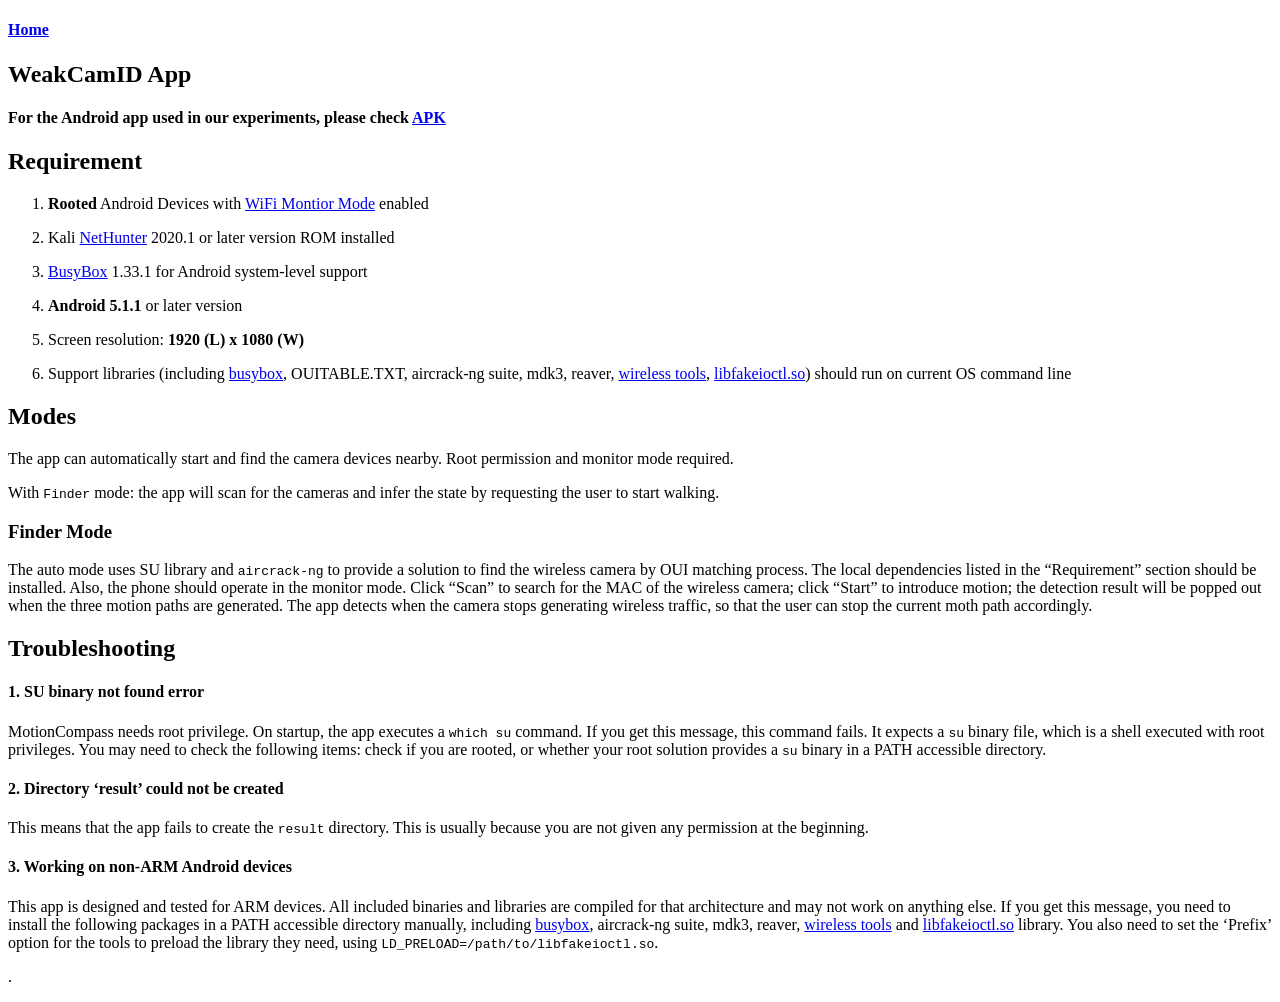
<file: app.html>
﻿<!DOCTYPE html>
<html>

<head>
  <meta charset="utf-8">
  <meta name="viewport" content="width=device-width, initial-scale=1.0">
  <title>app</title>
  <link rel="stylesheet" href="https://stackedit.io/style.css" />
</head>

<body class="stackedit">
  <div class="stackedit__html"><h4 id="home"><a href="http://weakcamid.info/">Home</a></h4>
<h2 id="weakcamid-app">WeakCamID App</h2>
<h4 id="for-the-android-app-used-in-our-experiments-please-check-apk">For the Android app used in our experiments, please check <a href="http://weakcamid.info/apk.zip">APK</a></h4>
<h2 id="requirement">Requirement</h2>
<ol>
<li>
<p><strong><strong>Rooted</strong></strong> Android Devices with <a href="https://forum.xda-developers.com/t/app-2-2-root-wifi-reaver-gui-for-android.2456888/">WiFi Montior Mode</a> enabled</p>
</li>
<li>
<p>Kali <a href="https://www.kali.org/docs/nethunter/">NetHunter</a> 2020.1 or later version ROM installed</p>
</li>
<li>
<p><a href="https://busybox.net">BusyBox</a> 1.33.1 for Android system-level support</p>
</li>
<li>
<p><strong><strong>Android 5.1.1</strong></strong> or later version</p>
</li>
<li>
<p>Screen resolution: <strong><strong>1920 (L) x 1080 (W)</strong></strong></p>
</li>
<li>
<p>Support libraries (including <a href="https://play.google.com/store/apps/details?id=stericson.busybox&amp;hl=el">busybox</a>, OUITABLE.TXT, aircrack-ng suite, mdk3, reaver, <a href="https://hewlettpackard.github.io/wireless-tools/Tools.html">wireless tools</a>, <a href="https://github.com/seemoo-lab/nexmon/tree/master/utilities/libfakeioctl">libfakeioctl.so</a>) should run on current OS command line</p>
</li>
</ol>
<h2 id="modes">Modes</h2>
<p>The app can automatically start and find the camera devices nearby. Root permission and monitor mode required.</p>
<p>With <code>Finder</code> mode: the app will scan for the cameras and infer the state by requesting the user to start walking.</p>
<h3 id="finder-mode">Finder Mode</h3>
<p>The auto mode uses SU library and <code>aircrack-ng</code> to provide a solution to find the wireless camera by OUI matching process. The local dependencies listed in the “Requirement” section should be installed. Also, the phone should operate in the monitor mode. Click “Scan” to search for the MAC of the wireless camera; click “Start” to introduce motion; the detection result will be popped out when the three motion paths are generated. The app detects when the camera stops generating wireless traffic, so that the user can stop the current moth path accordingly.</p>
<h2 id="troubleshooting">Troubleshooting</h2>
<h4 id="su-binary-not-found-error">1. SU binary not found error</h4>
<p>MotionCompass needs root privilege. On startup, the app executes a <code>which su</code> command. If you get this message, this command fails. It expects a <code>su</code> binary file, which is a shell executed with root privileges. You may need to check the following items: check if you are rooted, or whether your root solution provides a <code>su</code> binary in a PATH accessible directory.</p>
<h4 id="directory-result-could-not-be-created">2. Directory ‘result’ could not be created</h4>
<p>This means that the app fails to create the <code>result</code> directory. This is usually because you are not given any permission at the beginning.</p>
<h4 id="working-on-non-arm-android-devices">3. Working on non-ARM Android devices</h4>
<p>This app is designed and tested for ARM devices. All included binaries and libraries are compiled for that architecture and may not work on anything else. If you get this message, you need to install the following packages in a PATH accessible directory manually, including <a href="https://play.google.com/store/apps/details?id=stericson.busybox&amp;hl=el">busybox</a>, aircrack-ng suite, mdk3, reaver, <a href="https://hewlettpackard.github.io/wireless-tools/Tools.html">wireless tools</a> and <a href="https://github.com/seemoo-lab/nexmon/tree/master/utilities/libfakeioctl">libfakeioctl.so</a> library. You also need to set the ‘Prefix’ option for the tools to preload the library they need, using <code>LD_PRELOAD=/path/to/libfakeioctl.so</code>.</p>
<p>.</p>
</div>
</body>

</html>
</file>
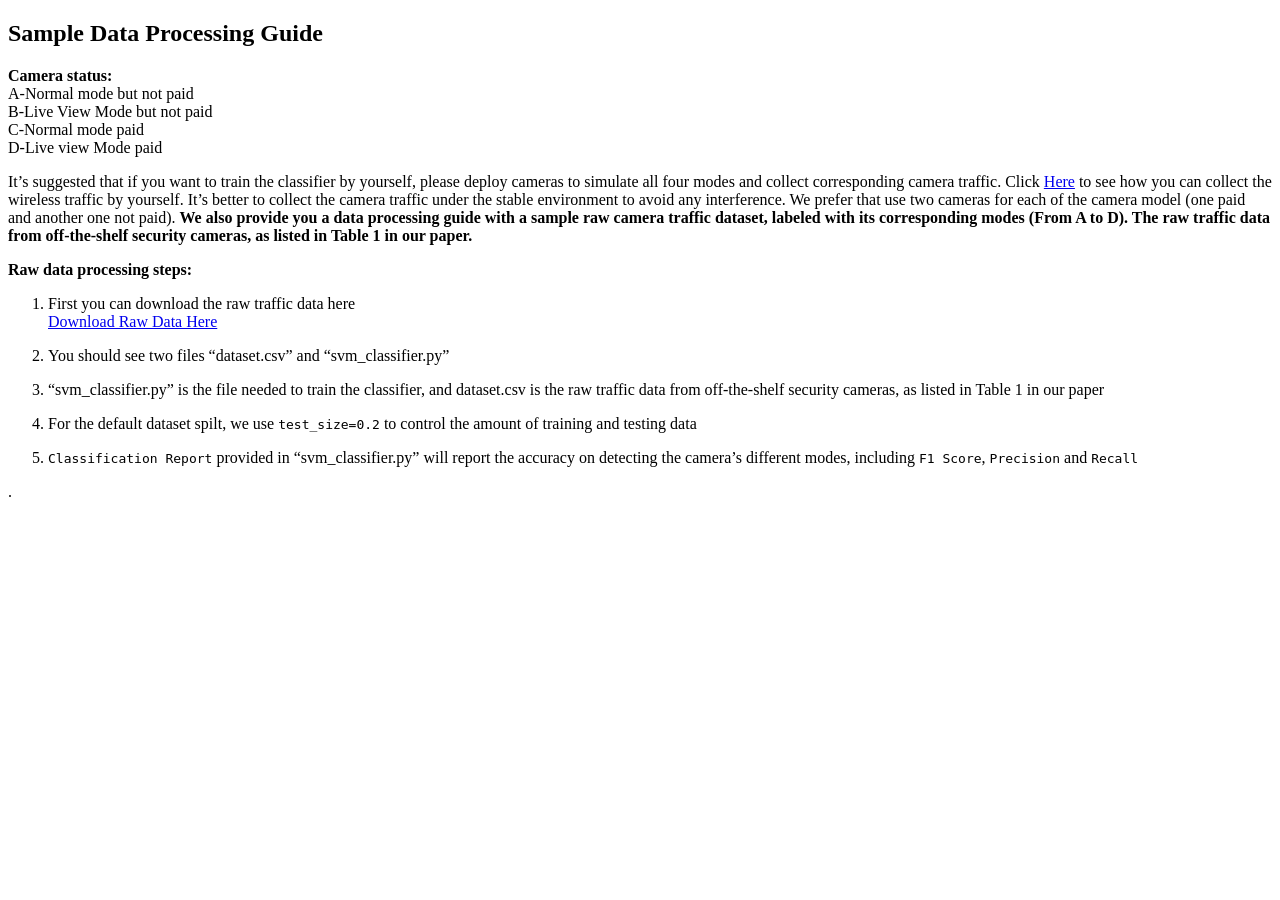
<file: dataprocessing.html>
﻿<!DOCTYPE html>
<html>

<head>
  <meta charset="utf-8">
  <meta name="viewport" content="width=device-width, initial-scale=1.0">
  <title>dataprocessing</title>
  <link rel="stylesheet" href="https://stackedit.io/style.css" />
</head>

<body class="stackedit">
  <div class="stackedit__html"><h2 id="sample-data-processing-guide">Sample Data Processing Guide</h2>
<p><strong>Camera status:</strong><br>
A-Normal mode but not paid<br>
B-Live View Mode but not paid<br>
C-Normal mode paid<br>
D-Live view Mode paid</p>
<p>It’s suggested that if you want to train the classifier by yourself, please deploy cameras to simulate all four modes and collect corresponding camera traffic. Click <a href="https://weakcamid.info/classcompare.html">Here</a> to see how you can collect the wireless traffic by yourself. It’s better to collect the camera traffic under the stable environment to avoid any interference. We prefer that use two cameras for each of the camera model (one paid and another one not paid). <strong>We also provide you a data processing guide with a sample raw camera traffic dataset, labeled with its corresponding modes (From A to D). The raw traffic data from off-the-shelf security cameras, as listed in Table 1 in our paper.</strong></p>
<p><strong>Raw data processing steps:</strong></p>
<ol>
<li>
<p>First you can download the raw traffic data here<br>
<a href="https://weakcamid.info/rawdata.zip">Download Raw Data Here</a></p>
</li>
<li>
<p>You should see two files “dataset.csv” and “svm_classifier.py”</p>
</li>
<li>
<p>“svm_classifier.py” is the file needed to train the classifier, and dataset.csv is the raw traffic data from off-the-shelf security cameras, as listed in Table 1 in our paper</p>
</li>
<li>
<p>For the default dataset spilt, we use <code>test_size=0.2</code> to control the amount of training and testing data</p>
</li>
<li>
<p><code>Classification Report</code> provided in  “svm_classifier.py” will report the accuracy on detecting the camera’s different modes, including <code>F1 Score</code>, <code>Precision</code> and <code>Recall</code></p>
</li>
</ol>
<p>.</p>
</div>
</body>

</html>
</file>
<file: styles.css>
/* ═══════════════════════════════════════════
   SEATax — Bright Theme Design System
   ═══════════════════════════════════════════ */

:root {
  --bg: #fafbff;
  --bg-warm: #f5f3ff;
  --bg-card: #ffffff;
  --bg-card-hover: #ffffff;
  --border: rgba(99, 102, 241, 0.08);
  --border-hover: rgba(99, 102, 241, 0.18);
  --text: #1e1b4b;
  --text-secondary: #475569;
  --text-muted: #94a3b8;
  --accent: #6366f1;
  --accent-2: #0ea5e9;
  --accent-3: #8b5cf6;
  --accent-4: #ec4899;
  --gradient-primary: linear-gradient(135deg, #6366f1, #06b6d4);
  --gradient-warm: linear-gradient(135deg, #8b5cf6, #ec4899);
  --gradient-success: linear-gradient(135deg, #10b981, #06b6d4);
  --gradient-hero: linear-gradient(160deg, #f5f3ff 0%, #eef2ff 30%, #e0f2fe 60%, #f0fdf4 100%);
  --radius: 16px;
  --radius-sm: 10px;
  --radius-lg: 24px;
  --radius-xl: 32px;
  --shadow-sm: 0 1px 3px rgba(99, 102, 241, 0.04), 0 1px 2px rgba(0, 0, 0, 0.03);
  --shadow-md: 0 4px 20px rgba(99, 102, 241, 0.06), 0 2px 8px rgba(0, 0, 0, 0.03);
  --shadow-lg: 0 12px 40px rgba(99, 102, 241, 0.1), 0 4px 12px rgba(0, 0, 0, 0.04);
  --shadow-xl: 0 24px 80px rgba(99, 102, 241, 0.12), 0 8px 24px rgba(0, 0, 0, 0.04);
  --shadow-glow: 0 0 60px rgba(99, 102, 241, 0.08);
  --shadow-colored: 0 20px 60px rgba(99, 102, 241, 0.15);
  --transition: 0.3s cubic-bezier(0.4, 0, 0.2, 1);
  --font: 'Inter', -apple-system, BlinkMacSystemFont, sans-serif;
  --font-display: 'Space Grotesk', 'Inter', sans-serif;
}

*, *::before, *::after { box-sizing: border-box; margin: 0; padding: 0; }

html {
  scroll-behavior: smooth;
  -webkit-font-smoothing: antialiased;
  -moz-osx-font-smoothing: grayscale;
}

body {
  font-family: var(--font);
  background: var(--bg);
  color: var(--text);
  line-height: 1.6;
  overflow-x: hidden;
}

::selection {
  background: rgba(99, 102, 241, 0.15);
  color: var(--text);
}

.container {
  max-width: 1200px;
  margin: 0 auto;
  padding: 0 24px;
}

/* ═══════════════════════════════════════════
   Cursor Glow
   ═══════════════════════════════════════════ */

.cursor-glow {
  position: fixed;
  width: 600px;
  height: 600px;
  border-radius: 50%;
  background: radial-gradient(circle, rgba(99, 102, 241, 0.04) 0%, transparent 70%);
  pointer-events: none;
  z-index: 0;
  transform: translate(-50%, -50%);
  transition: opacity 0.3s;
}

/* ═══════════════════════════════════════════
   Noise Overlay
   ═══════════════════════════════════════════ */

.noise-overlay {
  position: fixed;
  inset: 0;
  z-index: 9999;
  pointer-events: none;
  opacity: 0.015;
  background-image: url("data:image/svg+xml,%3Csvg viewBox='0 0 256 256' xmlns='http://www.w3.org/2000/svg'%3E%3Cfilter id='noiseFilter'%3E%3CfeTurbulence type='fractalNoise' baseFrequency='0.9' numOctaves='4' stitchTiles='stitch'/%3E%3C/filter%3E%3Crect width='100%25' height='100%25' filter='url(%23noiseFilter)'/%3E%3C/svg%3E");
  background-repeat: repeat;
  background-size: 256px 256px;
}

/* ═══════════════════════════════════════════
   Navigation
   ═══════════════════════════════════════════ */

.nav {
  position: fixed;
  top: 0;
  left: 0;
  right: 0;
  z-index: 1000;
  padding: 16px 0;
  transition: var(--transition);
}

.nav.scrolled {
  background: rgba(255, 255, 255, 0.82);
  backdrop-filter: blur(20px) saturate(180%);
  -webkit-backdrop-filter: blur(20px) saturate(180%);
  border-bottom: 1px solid var(--border);
  padding: 12px 0;
  box-shadow: 0 1px 12px rgba(99, 102, 241, 0.05);
}

.nav-inner {
  max-width: 1200px;
  margin: 0 auto;
  padding: 0 24px;
  display: flex;
  align-items: center;
  justify-content: space-between;
  gap: 32px;
}

.logo {
  display: flex;
  align-items: center;
  gap: 10px;
  text-decoration: none;
  color: var(--text);
  flex-shrink: 0;
}

.logo-icon { width: 36px; height: 36px; }
.logo-icon svg { width: 100%; height: 100%; }

.logo-text {
  font-family: var(--font-display);
  font-size: 1.4rem;
  font-weight: 700;
  letter-spacing: -0.02em;
}

.logo-accent {
  background: var(--gradient-primary);
  -webkit-background-clip: text;
  -webkit-text-fill-color: transparent;
  background-clip: text;
}

.nav-links {
  display: flex;
  align-items: center;
  gap: 8px;
}

.nav-link {
  text-decoration: none;
  color: var(--text-secondary);
  font-size: 0.9rem;
  font-weight: 500;
  padding: 8px 16px;
  border-radius: var(--radius-sm);
  transition: var(--transition);
}

.nav-link:hover {
  color: var(--accent);
  background: rgba(99, 102, 241, 0.06);
}

.nav-link.active {
  color: var(--accent);
  background: rgba(99, 102, 241, 0.06);
}

.nav-actions {
  display: flex;
  align-items: center;
  gap: 12px;
  flex-shrink: 0;
}

/* Language Switcher */
.lang-switch {
  position: relative;
  display: flex;
  align-items: center;
  background: rgba(99, 102, 241, 0.06);
  border: 1px solid var(--border);
  border-radius: 100px;
  padding: 3px;
  gap: 0;
}

.lang-btn {
  position: relative;
  z-index: 1;
  padding: 6px 14px;
  border: none;
  background: none;
  font-family: var(--font);
  font-size: 0.78rem;
  font-weight: 600;
  color: var(--text-muted);
  cursor: pointer;
  border-radius: 100px;
  transition: color 0.3s ease;
  white-space: nowrap;
}

.lang-btn.active {
  color: #fff;
}

.lang-slider {
  position: absolute;
  top: 3px;
  left: 3px;
  height: calc(100% - 6px);
  width: calc(50% - 3px);
  background: var(--gradient-primary);
  border-radius: 100px;
  transition: transform 0.3s cubic-bezier(0.4, 0, 0.2, 1);
  box-shadow: 0 2px 8px rgba(99, 102, 241, 0.25);
}

.lang-switch[data-active="zh"] .lang-slider {
  transform: translateX(100%);
}

body[data-lang="zh"] {
  font-family: 'Noto Sans SC', 'Inter', -apple-system, BlinkMacSystemFont, sans-serif;
}

.mobile-menu-btn {
  display: none;
  flex-direction: column;
  gap: 5px;
  background: none;
  border: none;
  cursor: pointer;
  padding: 8px;
}

.mobile-menu-btn span {
  width: 24px;
  height: 2px;
  background: var(--text);
  border-radius: 2px;
  transition: var(--transition);
}

/* ═══════════════════════════════════════════
   Buttons
   ═══════════════════════════════════════════ */

.btn {
  display: inline-flex;
  align-items: center;
  gap: 8px;
  padding: 10px 20px;
  border-radius: var(--radius-sm);
  font-family: var(--font);
  font-size: 0.9rem;
  font-weight: 600;
  text-decoration: none;
  cursor: pointer;
  border: none;
  transition: var(--transition);
  white-space: nowrap;
}

.btn-primary {
  background: var(--gradient-primary);
  color: #fff;
  box-shadow: 0 4px 16px rgba(99, 102, 241, 0.25), 0 2px 4px rgba(99, 102, 241, 0.15);
}

.btn-primary:hover {
  box-shadow: 0 8px 28px rgba(99, 102, 241, 0.35), 0 4px 8px rgba(99, 102, 241, 0.2);
  transform: translateY(-2px);
}

.btn-outline {
  background: transparent;
  color: var(--text);
  border: 1.5px solid var(--border-hover);
}

.btn-outline:hover {
  background: rgba(99, 102, 241, 0.04);
  border-color: var(--accent);
  color: var(--accent);
}

.btn-ghost {
  background: transparent;
  color: var(--text-secondary);
}

.btn-ghost:hover { color: var(--accent); }

.btn-white {
  background: #fff;
  color: var(--accent);
  box-shadow: 0 4px 20px rgba(255, 255, 255, 0.3);
  font-weight: 700;
}

.btn-white:hover {
  transform: translateY(-2px);
  box-shadow: 0 8px 32px rgba(255, 255, 255, 0.4);
}

.btn-lg { padding: 14px 28px; font-size: 1rem; border-radius: var(--radius); }
.btn-full { width: 100%; justify-content: center; }

/* ═══════════════════════════════════════════
   Hero Section
   ═══════════════════════════════════════════ */

.hero {
  position: relative;
  min-height: 100vh;
  display: flex;
  flex-direction: column;
  align-items: center;
  padding: 140px 24px 80px;
  overflow: hidden;
  background: var(--gradient-hero);
}

.hero-bg {
  position: absolute;
  inset: 0;
  z-index: 0;
  overflow: hidden;
}

.hero-orb {
  position: absolute;
  border-radius: 50%;
  filter: blur(100px);
  animation: orbFloat 20s ease-in-out infinite;
}

.hero-orb-1 {
  width: 600px; height: 600px;
  background: radial-gradient(circle, rgba(99, 102, 241, 0.12) 0%, transparent 70%);
  top: -200px; left: -100px;
}

.hero-orb-2 {
  width: 500px; height: 500px;
  background: radial-gradient(circle, rgba(6, 182, 212, 0.1) 0%, transparent 70%);
  bottom: -100px; right: -100px;
  animation-delay: -7s;
}

.hero-orb-3 {
  width: 400px; height: 400px;
  background: radial-gradient(circle, rgba(236, 72, 153, 0.06) 0%, transparent 70%);
  top: 50%; left: 50%;
  transform: translate(-50%, -50%);
  animation-delay: -14s;
}

@keyframes orbFloat {
  0%, 100% { transform: translate(0, 0) scale(1); }
  33% { transform: translate(30px, -40px) scale(1.05); }
  66% { transform: translate(-20px, 30px) scale(0.95); }
}

.grid-bg {
  position: absolute;
  inset: 0;
  background-image:
    linear-gradient(rgba(99, 102, 241, 0.04) 1px, transparent 1px),
    linear-gradient(90deg, rgba(99, 102, 241, 0.04) 1px, transparent 1px);
  background-size: 60px 60px;
  mask-image: radial-gradient(ellipse 80% 60% at 50% 40%, black 30%, transparent 100%);
  -webkit-mask-image: radial-gradient(ellipse 80% 60% at 50% 40%, black 30%, transparent 100%);
}

.hero-content {
  position: relative;
  z-index: 2;
  text-align: center;
  max-width: 800px;
  margin: 0 auto;
}

.hero-badge {
  display: inline-flex;
  align-items: center;
  gap: 8px;
  padding: 8px 20px;
  background: #fff;
  border: 1px solid var(--border);
  border-radius: 100px;
  font-size: 0.85rem;
  font-weight: 500;
  color: var(--accent);
  margin-bottom: 32px;
  box-shadow: var(--shadow-sm);
}

.badge-dot {
  width: 8px; height: 8px;
  background: #10b981;
  border-radius: 50%;
  animation: pulse 2s ease-in-out infinite;
}

@keyframes pulse {
  0%, 100% { opacity: 1; transform: scale(1); }
  50% { opacity: 0.5; transform: scale(0.8); }
}

.hero-title {
  font-family: var(--font-display);
  font-size: clamp(2.8rem, 7vw, 5rem);
  font-weight: 800;
  line-height: 1.1;
  letter-spacing: -0.03em;
  margin-bottom: 24px;
  color: var(--text);
}

.title-line { display: block; }

.title-gradient {
  background: var(--gradient-primary);
  -webkit-background-clip: text;
  -webkit-text-fill-color: transparent;
  background-clip: text;
}

.hero-subtitle {
  font-size: 1.15rem;
  color: var(--text-secondary);
  max-width: 600px;
  margin: 0 auto 40px;
  line-height: 1.7;
}

.hero-cta {
  display: flex;
  align-items: center;
  justify-content: center;
  gap: 16px;
  margin-bottom: 64px;
  flex-wrap: wrap;
}

.hero-stats {
  display: flex;
  align-items: center;
  justify-content: center;
  gap: 40px;
  flex-wrap: wrap;
  background: #fff;
  padding: 28px 48px;
  border-radius: var(--radius-lg);
  box-shadow: var(--shadow-lg);
  border: 1px solid var(--border);
}

.stat { text-align: center; }

.stat-number {
  font-family: var(--font-display);
  font-size: 2rem;
  font-weight: 700;
  background: var(--gradient-primary);
  -webkit-background-clip: text;
  -webkit-text-fill-color: transparent;
  background-clip: text;
}

.stat-suffix {
  font-family: var(--font-display);
  font-size: 1.3rem;
  font-weight: 600;
  color: var(--accent-2);
}

.stat-label {
  display: block;
  font-size: 0.85rem;
  color: var(--text-muted);
  margin-top: 4px;
}

.stat-divider {
  width: 1px;
  height: 40px;
  background: var(--border);
}

/* ═══════ Hero Visual / Dashboard Preview ═══════ */

.hero-visual {
  position: relative;
  z-index: 2;
  width: 100%;
  max-width: 1000px;
  margin-top: 60px;
}

.dashboard-preview {
  background: #fff;
  border: 1px solid var(--border);
  border-radius: var(--radius-lg);
  overflow: hidden;
  box-shadow: var(--shadow-xl);
}

.preview-header {
  display: flex;
  align-items: center;
  gap: 16px;
  padding: 14px 20px;
  border-bottom: 1px solid var(--border);
  background: linear-gradient(180deg, #fafbff, #f8f9fc);
}

.preview-dots {
  display: flex;
  gap: 7px;
}

.preview-dots span {
  width: 12px; height: 12px;
  border-radius: 50%;
}

.preview-dots span:nth-child(1) { background: #ef4444; }
.preview-dots span:nth-child(2) { background: #f59e0b; }
.preview-dots span:nth-child(3) { background: #10b981; }

.preview-title {
  font-size: 0.8rem;
  color: var(--text-muted);
  flex: 1;
  text-align: center;
}

.preview-actions { display: flex; gap: 8px; }

.preview-pill {
  padding: 4px 12px;
  background: rgba(99, 102, 241, 0.08);
  color: var(--accent);
  border-radius: 100px;
  font-size: 0.75rem;
  font-weight: 600;
}

.preview-body {
  display: flex;
  min-height: 320px;
}

.preview-sidebar {
  width: 180px;
  padding: 16px 12px;
  border-right: 1px solid var(--border);
  flex-shrink: 0;
  background: #fafbff;
}

.sidebar-item {
  display: flex;
  align-items: center;
  gap: 10px;
  padding: 10px 12px;
  border-radius: var(--radius-sm);
  font-size: 0.82rem;
  color: var(--text-muted);
  cursor: pointer;
  transition: var(--transition);
}

.sidebar-item:hover {
  background: rgba(99, 102, 241, 0.04);
  color: var(--text-secondary);
}

.sidebar-item.active {
  background: rgba(99, 102, 241, 0.08);
  color: var(--accent);
  font-weight: 600;
}

.sidebar-icon { font-size: 1rem; }

.preview-main {
  flex: 1;
  padding: 20px;
  display: flex;
  flex-direction: column;
  gap: 20px;
}

.preview-cards {
  display: grid;
  grid-template-columns: repeat(3, 1fr);
  gap: 14px;
}

.p-card {
  padding: 16px;
  border-radius: var(--radius-sm);
  border: 1px solid var(--border);
  background: var(--bg);
}

.p-card-label {
  display: block;
  font-size: 0.75rem;
  color: var(--text-muted);
  margin-bottom: 8px;
}

.p-card-value {
  display: block;
  font-family: var(--font-display);
  font-size: 1.3rem;
  font-weight: 700;
  color: var(--text);
}

.p-card-change {
  display: inline-block;
  font-size: 0.72rem;
  font-weight: 600;
  padding: 2px 8px;
  border-radius: 100px;
  margin-top: 8px;
}

.p-card-change.positive { background: rgba(16, 185, 129, 0.1); color: #059669; }
.p-card-change.negative { background: rgba(99, 102, 241, 0.08); color: var(--accent); }

.preview-chart {
  flex: 1;
  padding: 16px;
  border: 1px solid var(--border);
  border-radius: var(--radius-sm);
  background: var(--bg);
}

.chart-header {
  display: flex;
  justify-content: space-between;
  align-items: center;
  font-size: 0.8rem;
  color: var(--text-secondary);
  margin-bottom: 16px;
}

.chart-legend {
  display: flex;
  align-items: center;
  gap: 12px;
  font-size: 0.72rem;
  color: var(--text-muted);
}

.dot {
  display: inline-block;
  width: 8px;
  height: 8px;
  border-radius: 50%;
  margin-right: 4px;
}

.dot.revenue { background: var(--accent); }
.dot.expense { background: var(--accent-4); }

.chart-bars {
  display: flex;
  align-items: flex-end;
  gap: 12px;
  height: 100px;
}

.bar-group {
  flex: 1;
  display: flex;
  align-items: flex-end;
  gap: 4px;
  text-align: center;
  position: relative;
}

.bar-group span {
  position: absolute;
  bottom: -20px;
  left: 50%;
  transform: translateX(-50%);
  font-size: 0.65rem;
  color: var(--text-muted);
}

.bar {
  flex: 1;
  height: var(--h);
  border-radius: 4px 4px 0 0;
  animation: barGrow 1s ease-out forwards;
  transform-origin: bottom;
  transform: scaleY(0);
}

.bar-rev { background: var(--gradient-primary); }
.bar-exp { background: var(--gradient-warm); opacity: 0.4; }

@keyframes barGrow {
  to { transform: scaleY(1); }
}

/* ═══════════════════════════════════════════
   Logos Section
   ═══════════════════════════════════════════ */

.logos-section {
  padding: 60px 0;
  background: #fff;
  border-top: 1px solid var(--border);
  border-bottom: 1px solid var(--border);
}

.logos-label {
  text-align: center;
  font-size: 0.85rem;
  color: var(--text-muted);
  text-transform: uppercase;
  letter-spacing: 0.1em;
  margin-bottom: 32px;
}

.logos-strip {
  display: flex;
  align-items: center;
  justify-content: center;
  gap: 48px;
  flex-wrap: wrap;
}

.logo-item {
  opacity: 0.3;
  transition: var(--transition);
  color: var(--text-secondary);
}

.logo-item:hover { opacity: 0.6; }
.logo-item svg { height: 28px; width: auto; }

/* ═══════════════════════════════════════════
   Section Common
   ═══════════════════════════════════════════ */

.section-header {
  text-align: center;
  max-width: 640px;
  margin: 0 auto 64px;
}

.section-tag {
  display: inline-block;
  padding: 6px 16px;
  background: rgba(99, 102, 241, 0.06);
  border: 1px solid rgba(99, 102, 241, 0.12);
  border-radius: 100px;
  font-size: 0.8rem;
  font-weight: 600;
  color: var(--accent);
  text-transform: uppercase;
  letter-spacing: 0.08em;
  margin-bottom: 20px;
}

.section-title {
  font-family: var(--font-display);
  font-size: clamp(2rem, 4vw, 3rem);
  font-weight: 800;
  line-height: 1.15;
  letter-spacing: -0.02em;
  color: var(--text);
}

.text-gradient {
  background: var(--gradient-primary);
  -webkit-background-clip: text;
  -webkit-text-fill-color: transparent;
  background-clip: text;
}

.section-desc {
  font-size: 1.05rem;
  color: var(--text-secondary);
  margin-top: 16px;
  line-height: 1.7;
}

/* ═══════════════════════════════════════════
   Features
   ═══════════════════════════════════════════ */

.features {
  padding: 120px 0;
  background: #fff;
}

.features-grid {
  display: grid;
  grid-template-columns: repeat(3, 1fr);
  gap: 24px;
}

.feature-card {
  padding: 36px 32px;
  background: var(--bg);
  border: 1px solid var(--border);
  border-radius: var(--radius);
  transition: var(--transition);
  position: relative;
  overflow: hidden;
}

.feature-card::before {
  content: '';
  position: absolute;
  inset: 0;
  background: linear-gradient(180deg, rgba(99, 102, 241, 0.03) 0%, transparent 60%);
  opacity: 0;
  transition: var(--transition);
}

.feature-card:hover {
  border-color: var(--border-hover);
  background: #fff;
  transform: translateY(-4px);
  box-shadow: var(--shadow-lg);
}

.feature-card:hover::before { opacity: 1; }

.feature-icon {
  width: 52px;
  height: 52px;
  margin-bottom: 20px;
}

.feature-icon svg { width: 100%; height: 100%; }

.feature-card h3 {
  font-family: var(--font-display);
  font-size: 1.2rem;
  font-weight: 700;
  margin-bottom: 12px;
  color: var(--text);
}

.feature-card p {
  font-size: 0.92rem;
  color: var(--text-secondary);
  line-height: 1.6;
}

/* ═══════════════════════════════════════════
   How It Works
   ═══════════════════════════════════════════ */

.how {
  padding: 120px 0;
  background: var(--bg);
}

.steps {
  display: flex;
  flex-direction: column;
  gap: 80px;
}

.step {
  display: grid;
  grid-template-columns: 1fr 1fr;
  gap: 60px;
  align-items: center;
  position: relative;
}

.step.reverse .step-content { order: 2; }
.step.reverse .step-visual { order: 1; }

.step-number {
  font-family: var(--font-display);
  font-size: 5rem;
  font-weight: 900;
  background: linear-gradient(180deg, rgba(99, 102, 241, 0.1) 0%, transparent 100%);
  -webkit-background-clip: text;
  -webkit-text-fill-color: transparent;
  background-clip: text;
  position: absolute;
  top: -20px;
  left: 0;
  line-height: 1;
}

.step.reverse .step-number { left: auto; right: 0; }

.step-content h3 {
  font-family: var(--font-display);
  font-size: 1.6rem;
  font-weight: 700;
  margin-bottom: 16px;
  color: var(--text);
}

.step-content p {
  font-size: 1.05rem;
  color: var(--text-secondary);
  line-height: 1.7;
}

.step-visual {
  display: flex;
  justify-content: center;
}

/* Connect Animation */
.connect-animation {
  position: relative;
  width: 200px;
  height: 200px;
}

.connect-node {
  position: absolute;
  display: flex;
  align-items: center;
  justify-content: center;
}

.node-center {
  top: 50%; left: 50%;
  transform: translate(-50%, -50%);
  z-index: 2;
}

.node-logo {
  width: 56px;
  height: 56px;
  border-radius: 16px;
  background: var(--gradient-primary);
  display: flex;
  align-items: center;
  justify-content: center;
  font-family: var(--font-display);
  font-weight: 800;
  font-size: 1.2rem;
  color: #fff;
  box-shadow: 0 8px 24px rgba(99, 102, 241, 0.25);
}

.node-logo.small {
  width: 40px;
  height: 40px;
  font-size: 0.75rem;
  border-radius: 12px;
  background: #fff;
  border: 1px solid var(--border);
  box-shadow: var(--shadow-sm);
  color: var(--text-secondary);
  animation: nodeFloat 3s ease-in-out infinite;
}

.node-1 { top: 10%; left: 10%; animation-delay: 0s; }
.node-2 { top: 10%; right: 10%; animation-delay: 0.5s; }
.node-3 { bottom: 10%; right: 10%; animation-delay: 1s; }
.node-4 { bottom: 10%; left: 10%; animation-delay: 1.5s; }

@keyframes nodeFloat {
  0%, 100% { transform: translateY(0); }
  50% { transform: translateY(-6px); }
}

.connect-lines {
  position: absolute;
  inset: 0;
  width: 100%;
  height: 100%;
}

.connect-lines line {
  animation: dashMove 3s linear infinite;
}

@keyframes dashMove {
  to { stroke-dashoffset: -20; }
}

/* Optimize Animation */
.optimize-animation {
  display: flex;
  flex-direction: column;
  gap: 12px;
  width: 100%;
  max-width: 320px;
}

.opt-item {
  display: flex;
  align-items: center;
  gap: 12px;
  padding: 14px 18px;
  background: #fff;
  border: 1px solid var(--border);
  border-radius: var(--radius-sm);
  transition: var(--transition);
  animation: slideInRight 0.6s ease-out backwards;
  box-shadow: var(--shadow-sm);
}

.opt-item:nth-child(2) { animation-delay: 0.1s; }
.opt-item:nth-child(3) { animation-delay: 0.2s; }
.opt-item:nth-child(4) { animation-delay: 0.3s; }

.opt-item.highlight {
  background: linear-gradient(135deg, rgba(16, 185, 129, 0.06), rgba(6, 182, 212, 0.06));
  border-color: rgba(16, 185, 129, 0.2);
}

@keyframes slideInRight {
  from { opacity: 0; transform: translateX(20px); }
  to { opacity: 1; transform: translateX(0); }
}

.opt-icon { font-size: 1.2rem; }

.opt-text {
  flex: 1;
  font-size: 0.9rem;
  color: var(--text-secondary);
}

.opt-amount {
  font-family: var(--font-display);
  font-weight: 700;
  font-size: 0.9rem;
  color: var(--text);
}

.opt-amount.savings {
  color: #059669;
  font-size: 1.1rem;
}

/* File Animation */
.file-animation {
  display: flex;
  flex-direction: column;
  align-items: center;
  gap: 24px;
  padding: 32px;
  background: #fff;
  border: 1px solid var(--border);
  border-radius: var(--radius);
  box-shadow: var(--shadow-md);
}

.file-progress { width: 100%; }

.file-bar {
  width: 100%;
  height: 8px;
  background: rgba(99, 102, 241, 0.08);
  border-radius: 100px;
  overflow: hidden;
}

.file-fill {
  width: 100%;
  height: 100%;
  background: var(--gradient-success);
  border-radius: 100px;
  animation: fillBar 2s ease-out;
}

@keyframes fillBar {
  from { width: 0; }
}

.file-status {
  display: block;
  margin-top: 8px;
  font-size: 0.82rem;
  color: #059669;
  font-weight: 600;
}

.file-check svg {
  width: 80px;
  height: 80px;
}

.check-path {
  stroke-dasharray: 60;
  stroke-dashoffset: 60;
  animation: drawCheck 0.8s 0.5s ease-out forwards;
}

@keyframes drawCheck {
  to { stroke-dashoffset: 0; }
}

.file-refund {
  font-size: 1rem;
  color: var(--text-secondary);
}

.file-refund strong {
  color: #059669;
  font-size: 1.2rem;
}

/* ═══════════════════════════════════════════
   Dashboard Showcase
   ═══════════════════════════════════════════ */

.dashboard-section {
  padding: 120px 0;
  background: #fff;
}

.dashboard-showcase {
  position: relative;
  max-width: 1000px;
  margin: 0 auto;
}

.showcase-glow {
  position: absolute;
  top: 50%;
  left: 50%;
  transform: translate(-50%, -50%);
  width: 80%;
  height: 80%;
  background: radial-gradient(ellipse, rgba(99, 102, 241, 0.05) 0%, transparent 70%);
  pointer-events: none;
}

.showcase-frame {
  background: #fff;
  border: 1px solid var(--border);
  border-radius: var(--radius-lg);
  overflow: hidden;
  box-shadow: var(--shadow-xl);
}

.showcase-header {
  display: flex;
  align-items: center;
  gap: 16px;
  padding: 14px 20px;
  border-bottom: 1px solid var(--border);
  background: linear-gradient(180deg, #fafbff, #f8f9fc);
  font-size: 0.8rem;
  color: var(--text-muted);
}

.showcase-header span { flex: 1; text-align: center; }

.showcase-body { padding: 24px; }

.showcase-topbar {
  display: flex;
  justify-content: space-between;
  align-items: center;
  margin-bottom: 24px;
  flex-wrap: wrap;
  gap: 16px;
}

.showcase-greeting {
  font-size: 1.1rem;
  color: var(--text-secondary);
}

.showcase-greeting strong { color: var(--text); }

.showcase-deadline {
  display: flex;
  align-items: center;
  gap: 8px;
  font-size: 0.85rem;
  color: var(--text-secondary);
}

.deadline-icon { font-size: 1rem; }

.deadline-badge {
  padding: 4px 12px;
  background: rgba(245, 158, 11, 0.1);
  color: #d97706;
  border-radius: 100px;
  font-size: 0.75rem;
  font-weight: 700;
}

.showcase-grid {
  display: grid;
  grid-template-columns: 1fr 1fr 1fr;
  gap: 20px;
}

.s-card {
  padding: 24px;
  background: var(--bg);
  border: 1px solid var(--border);
  border-radius: var(--radius);
}

.s-card-header {
  display: flex;
  justify-content: space-between;
  align-items: center;
  margin-bottom: 20px;
}

.s-card-header h4 {
  font-size: 0.9rem;
  font-weight: 600;
  color: var(--text);
}

.s-badge {
  padding: 4px 12px;
  border-radius: 100px;
  font-size: 0.72rem;
  font-weight: 700;
}

.s-badge.in-progress { background: rgba(99, 102, 241, 0.08); color: var(--accent); }
.s-badge.warning { background: rgba(245, 158, 11, 0.1); color: #d97706; }

.progress-ring-container {
  position: relative;
  width: 120px;
  height: 120px;
  margin: 0 auto;
}

.progress-ring { width: 100%; height: 100%; transform: rotate(-90deg); }

.progress-ring-circle {
  transition: stroke-dashoffset 1.5s ease-out;
}

.ring-value {
  position: absolute;
  top: 50%;
  left: 50%;
  transform: translate(-50%, -50%);
  font-family: var(--font-display);
  font-size: 1.6rem;
  font-weight: 800;
  background: var(--gradient-primary);
  -webkit-background-clip: text;
  -webkit-text-fill-color: transparent;
  background-clip: text;
}

.s-card-sub {
  text-align: center;
  font-size: 0.82rem;
  color: var(--text-muted);
  margin-top: 12px;
}

.income-breakdown {
  display: flex;
  flex-direction: column;
  gap: 14px;
}

.income-row {
  display: flex;
  justify-content: space-between;
  align-items: center;
  font-size: 0.88rem;
  color: var(--text-secondary);
}

.income-row.total {
  border-top: 1px solid var(--border);
  padding-top: 14px;
  font-weight: 700;
  color: var(--text);
}

.income-source {
  display: flex;
  align-items: center;
  gap: 8px;
}

.income-dot {
  width: 8px;
  height: 8px;
  border-radius: 50%;
}

.income-dot.amazon { background: #f59e0b; }
.income-dot.ebay { background: #3b82f6; }
.income-dot.etsy { background: #ef4444; }

.alert-list {
  display: flex;
  flex-direction: column;
  gap: 12px;
}

.alert-item {
  display: flex;
  align-items: center;
  gap: 12px;
  padding: 12px;
  background: #fff;
  border: 1px solid var(--border);
  border-radius: var(--radius-sm);
  font-size: 0.82rem;
  color: var(--text-secondary);
  transition: var(--transition);
}

.alert-item:hover {
  background: rgba(99, 102, 241, 0.03);
  border-color: var(--border-hover);
}

.alert-icon { font-size: 1rem; }

/* ═══════════════════════════════════════════
   Testimonials
   ═══════════════════════════════════════════ */

.testimonials {
  padding: 120px 0;
  background: var(--bg);
}

.testimonials-grid {
  display: grid;
  grid-template-columns: repeat(3, 1fr);
  gap: 24px;
}

.testimonial-card {
  padding: 36px 32px;
  background: #fff;
  border: 1px solid var(--border);
  border-radius: var(--radius);
  transition: var(--transition);
  box-shadow: var(--shadow-sm);
}

.testimonial-card:hover {
  border-color: var(--border-hover);
  transform: translateY(-4px);
  box-shadow: var(--shadow-lg);
}

.testimonial-stars {
  color: #f59e0b;
  font-size: 1rem;
  margin-bottom: 16px;
  letter-spacing: 2px;
}

.testimonial-card p {
  font-size: 0.95rem;
  color: var(--text-secondary);
  line-height: 1.7;
  margin-bottom: 24px;
  font-style: italic;
}

.testimonial-author {
  display: flex;
  align-items: center;
  gap: 12px;
}

.author-avatar {
  width: 44px;
  height: 44px;
  border-radius: 50%;
  display: flex;
  align-items: center;
  justify-content: center;
  font-weight: 700;
  font-size: 0.85rem;
  color: #fff;
  flex-shrink: 0;
}

.testimonial-author strong {
  display: block;
  font-size: 0.9rem;
  color: var(--text);
}

.testimonial-author span {
  display: block;
  font-size: 0.78rem;
  color: var(--text-muted);
  margin-top: 2px;
}

/* ═══════════════════════════════════════════
   Pricing
   ═══════════════════════════════════════════ */

.pricing {
  padding: 120px 0;
  background: #fff;
}

.pricing-grid {
  display: grid;
  grid-template-columns: repeat(3, 1fr);
  gap: 24px;
  align-items: start;
}

.pricing-card {
  padding: 40px 32px;
  background: var(--bg);
  border: 1px solid var(--border);
  border-radius: var(--radius-lg);
  transition: var(--transition);
  position: relative;
}

.pricing-card:hover {
  border-color: var(--border-hover);
  transform: translateY(-4px);
  box-shadow: var(--shadow-lg);
}

.pricing-card.featured {
  background: #fff;
  border-color: rgba(99, 102, 241, 0.2);
  box-shadow: var(--shadow-colored);
}

.pricing-card.featured:hover {
  box-shadow: 0 24px 80px rgba(99, 102, 241, 0.2);
}

.pricing-badge {
  position: absolute;
  top: -12px;
  left: 50%;
  transform: translateX(-50%);
  padding: 6px 20px;
  background: var(--gradient-primary);
  color: #fff;
  border-radius: 100px;
  font-size: 0.78rem;
  font-weight: 700;
  white-space: nowrap;
}

.pricing-name {
  font-family: var(--font-display);
  font-size: 1.1rem;
  font-weight: 700;
  margin-bottom: 12px;
  color: var(--text);
}

.pricing-price {
  font-family: var(--font-display);
  font-size: 3rem;
  font-weight: 800;
  line-height: 1;
  margin-bottom: 8px;
  color: var(--text);
}

.pricing-price span {
  font-size: 1rem;
  font-weight: 500;
  color: var(--text-muted);
}

.pricing-desc {
  font-size: 0.88rem;
  color: var(--text-muted);
  margin-bottom: 32px;
}

.pricing-features {
  list-style: none;
  margin-bottom: 32px;
  display: flex;
  flex-direction: column;
  gap: 14px;
}

.pricing-features li {
  font-size: 0.9rem;
  color: var(--text-secondary);
  display: flex;
  align-items: center;
  gap: 10px;
}

.pricing-features li::before {
  content: '✓';
  display: flex;
  align-items: center;
  justify-content: center;
  width: 20px;
  height: 20px;
  border-radius: 50%;
  background: rgba(16, 185, 129, 0.1);
  color: #059669;
  font-size: 0.7rem;
  font-weight: 700;
  flex-shrink: 0;
}

/* ═══════════════════════════════════════════
   FAQ
   ═══════════════════════════════════════════ */

.faq {
  padding: 120px 0;
  background: var(--bg);
}

.faq-list {
  max-width: 720px;
  margin: 0 auto;
  display: flex;
  flex-direction: column;
  gap: 12px;
}

.faq-item {
  background: #fff;
  border: 1px solid var(--border);
  border-radius: var(--radius);
  overflow: hidden;
  transition: var(--transition);
  box-shadow: var(--shadow-sm);
}

.faq-item.active {
  border-color: var(--border-hover);
  box-shadow: var(--shadow-md);
}

.faq-question {
  width: 100%;
  display: flex;
  justify-content: space-between;
  align-items: center;
  padding: 20px 24px;
  background: none;
  border: none;
  color: var(--text);
  font-family: var(--font);
  font-size: 1rem;
  font-weight: 600;
  text-align: left;
  cursor: pointer;
  transition: var(--transition);
}

.faq-question:hover { color: var(--accent); }

.faq-chevron {
  width: 20px;
  height: 20px;
  color: var(--text-muted);
  transition: var(--transition);
  flex-shrink: 0;
}

.faq-item.active .faq-chevron { transform: rotate(180deg); color: var(--accent); }

.faq-answer {
  max-height: 0;
  overflow: hidden;
  transition: max-height 0.4s ease, padding 0.4s ease;
}

.faq-item.active .faq-answer {
  max-height: 300px;
}

.faq-answer p {
  padding: 0 24px 20px;
  font-size: 0.92rem;
  color: var(--text-secondary);
  line-height: 1.7;
}

/* ═══════════════════════════════════════════
   CTA
   ═══════════════════════════════════════════ */

.cta {
  padding: 80px 0 120px;
  background: #fff;
}

.cta-card {
  position: relative;
  padding: 80px 60px;
  background: var(--gradient-primary);
  border: none;
  border-radius: var(--radius-xl);
  text-align: center;
  overflow: hidden;
  color: #fff;
  box-shadow: 0 24px 60px rgba(99, 102, 241, 0.25);
}

.cta-bg {
  position: absolute;
  inset: 0;
  overflow: hidden;
}

.cta-orb {
  position: absolute;
  border-radius: 50%;
  filter: blur(80px);
}

.cta-orb-1 {
  width: 400px; height: 400px;
  background: rgba(255, 255, 255, 0.1);
  top: -150px; left: -100px;
}

.cta-orb-2 {
  width: 300px; height: 300px;
  background: rgba(6, 182, 212, 0.15);
  bottom: -100px; right: -50px;
}

.cta-card h2 {
  position: relative;
  font-family: var(--font-display);
  font-size: clamp(1.8rem, 3.5vw, 2.5rem);
  font-weight: 800;
  margin-bottom: 16px;
  color: #fff;
}

.cta-card > p {
  position: relative;
  font-size: 1.1rem;
  color: rgba(255, 255, 255, 0.85);
  margin-bottom: 32px;
}

.cta-actions { position: relative; margin-bottom: 16px; }

.cta-note {
  position: relative;
  font-size: 0.82rem;
  color: rgba(255, 255, 255, 0.6);
}

/* ═══════════════════════════════════════════
   Footer
   ═══════════════════════════════════════════ */

.footer {
  padding: 80px 0 40px;
  border-top: 1px solid var(--border);
  background: var(--bg);
}

.footer-grid {
  display: grid;
  grid-template-columns: 2fr 1fr 1fr 1fr 1fr;
  gap: 40px;
  margin-bottom: 60px;
}

.footer-tagline {
  font-size: 0.9rem;
  color: var(--text-muted);
  margin-top: 16px;
  max-width: 260px;
  line-height: 1.6;
}

.footer-col h4 {
  font-size: 0.85rem;
  font-weight: 700;
  text-transform: uppercase;
  letter-spacing: 0.06em;
  color: var(--text);
  margin-bottom: 20px;
}

.footer-col a {
  display: block;
  font-size: 0.88rem;
  color: var(--text-muted);
  text-decoration: none;
  padding: 4px 0;
  transition: var(--transition);
}

.footer-col a:hover { color: var(--accent); }

.footer-bottom {
  display: flex;
  justify-content: space-between;
  align-items: center;
  padding-top: 32px;
  border-top: 1px solid var(--border);
  font-size: 0.82rem;
  color: var(--text-muted);
}

.footer-social {
  display: flex;
  gap: 16px;
}

.footer-social a {
  display: flex;
  align-items: center;
  justify-content: center;
  width: 36px;
  height: 36px;
  border-radius: 50%;
  background: rgba(99, 102, 241, 0.06);
  color: var(--text-muted);
  text-decoration: none;
  font-size: 0.85rem;
  font-weight: 700;
  transition: var(--transition);
}

.footer-social a:hover {
  background: rgba(99, 102, 241, 0.12);
  color: var(--accent);
}

/* ═══════════════════════════════════════════
   Reveal Animations
   ═══════════════════════════════════════════ */

.reveal {
  opacity: 0;
  transform: translateY(30px);
  transition: opacity 0.8s cubic-bezier(0.16, 1, 0.3, 1),
              transform 0.8s cubic-bezier(0.16, 1, 0.3, 1);
}

.reveal.visible {
  opacity: 1;
  transform: translateY(0);
}

/* ═══════════════════════════════════════════
   Responsive
   ═══════════════════════════════════════════ */

@media (max-width: 1024px) {
  .features-grid,
  .testimonials-grid,
  .pricing-grid {
    grid-template-columns: repeat(2, 1fr);
  }

  .showcase-grid {
    grid-template-columns: 1fr 1fr;
  }

  .s-card-alerts {
    grid-column: 1 / -1;
  }

  .footer-grid {
    grid-template-columns: 2fr 1fr 1fr;
  }

  .footer-col:nth-child(n+4) {
    display: none;
  }
}

@media (max-width: 768px) {
  .nav-links,
  .nav-actions { display: none; }
  .mobile-menu-btn { display: flex; }

  .nav-links.open {
    display: flex;
    flex-direction: column;
    position: absolute;
    top: 100%;
    left: 0;
    right: 0;
    background: rgba(255, 255, 255, 0.95);
    backdrop-filter: blur(20px);
    padding: 16px 24px;
    border-bottom: 1px solid var(--border);
  }

  .nav-actions.open {
    display: flex;
    flex-direction: column;
    position: absolute;
    top: calc(100% + 200px);
    left: 0;
    right: 0;
    background: rgba(255, 255, 255, 0.95);
    padding: 0 24px 16px;
  }

  .hero { padding: 120px 20px 60px; }

  .hero-title { font-size: clamp(2.2rem, 8vw, 3.5rem); }

  .hero-stats { gap: 24px; padding: 24px; }

  .features-grid,
  .testimonials-grid,
  .pricing-grid {
    grid-template-columns: 1fr;
  }

  .step {
    grid-template-columns: 1fr;
    gap: 32px;
  }

  .step.reverse .step-content { order: 1; }
  .step.reverse .step-visual { order: 2; }

  .step-number { position: static; font-size: 3rem; margin-bottom: 8px; }

  .preview-body { flex-direction: column; }
  .preview-sidebar { width: 100%; border-right: none; border-bottom: 1px solid var(--border); }
  .preview-cards { grid-template-columns: 1fr; }

  .showcase-grid { grid-template-columns: 1fr; }

  .footer-grid {
    grid-template-columns: 1fr 1fr;
    gap: 32px;
  }

  .footer-brand { grid-column: 1 / -1; }

  .footer-bottom {
    flex-direction: column;
    gap: 16px;
    text-align: center;
  }

  .cta-card { padding: 48px 24px; }
}

@media (max-width: 480px) {
  .hero-cta { flex-direction: column; }
  .hero-cta .btn { width: 100%; justify-content: center; }
  .stat-divider { display: none; }
  .hero-stats { flex-direction: column; gap: 16px; }
}

/* ═══════════════════════════════════════════
   Invitation Code Modal
   ═══════════════════════════════════════════ */

.modal-overlay {
  position: fixed;
  inset: 0;
  z-index: 10000;
  display: flex;
  align-items: center;
  justify-content: center;
  padding: 24px;
  background: rgba(30, 27, 75, 0.25);
  backdrop-filter: blur(8px);
  -webkit-backdrop-filter: blur(8px);
  opacity: 0;
  visibility: hidden;
  transition: opacity 0.35s ease, visibility 0.35s ease;
}

.modal-overlay.open {
  opacity: 1;
  visibility: visible;
}

.modal {
  position: relative;
  width: 100%;
  max-width: 440px;
  background: #fff;
  border-radius: var(--radius-lg);
  padding: 48px 40px 40px;
  box-shadow:
    0 24px 80px rgba(99, 102, 241, 0.15),
    0 0 0 1px var(--border);
  transform: translateY(20px) scale(0.97);
  transition: transform 0.35s cubic-bezier(0.16, 1, 0.3, 1);
  text-align: center;
}

.modal-overlay.open .modal {
  transform: translateY(0) scale(1);
}

.modal-close {
  position: absolute;
  top: 16px;
  right: 16px;
  width: 36px;
  height: 36px;
  display: flex;
  align-items: center;
  justify-content: center;
  border-radius: 50%;
  border: none;
  background: transparent;
  color: var(--text-muted);
  cursor: pointer;
  transition: var(--transition);
}

.modal-close:hover {
  background: rgba(99, 102, 241, 0.06);
  color: var(--text);
}

.modal-icon {
  width: 56px;
  height: 56px;
  margin: 0 auto 20px;
}

.modal-icon svg { width: 100%; height: 100%; }

.modal-title {
  font-family: var(--font-display);
  font-size: 1.4rem;
  font-weight: 800;
  color: var(--text);
  margin-bottom: 8px;
  letter-spacing: -0.02em;
}

.modal-desc {
  font-size: 0.92rem;
  color: var(--text-secondary);
  line-height: 1.6;
  margin-bottom: 28px;
}

.modal-form {
  display: flex;
  flex-direction: column;
  gap: 16px;
}

.modal-input-group {
  position: relative;
}

.modal-input {
  width: 100%;
  padding: 14px 18px;
  border: 1.5px solid var(--border-hover);
  border-radius: var(--radius-sm);
  font-family: var(--font-display);
  font-size: 1.05rem;
  font-weight: 600;
  color: var(--text);
  background: var(--bg);
  text-align: center;
  letter-spacing: 0.08em;
  outline: none;
  transition: var(--transition);
}

.modal-input::placeholder {
  color: var(--text-muted);
  font-weight: 400;
  letter-spacing: 0.02em;
}

.modal-input:focus {
  border-color: var(--accent);
  box-shadow: 0 0 0 4px rgba(99, 102, 241, 0.08);
}

.modal-input.shake {
  animation: shakeInput 0.5s ease;
}

@keyframes shakeInput {
  0%, 100% { transform: translateX(0); }
  15% { transform: translateX(-8px); }
  30% { transform: translateX(7px); }
  45% { transform: translateX(-6px); }
  60% { transform: translateX(5px); }
  75% { transform: translateX(-3px); }
  90% { transform: translateX(2px); }
}

.modal-input.error {
  border-color: #ef4444;
  box-shadow: 0 0 0 4px rgba(239, 68, 68, 0.08);
}

.modal-input.success {
  border-color: #10b981;
  box-shadow: 0 0 0 4px rgba(16, 185, 129, 0.08);
}

.modal-error {
  font-size: 0.82rem;
  color: #ef4444;
  font-weight: 500;
  min-height: 20px;
  transition: var(--transition);
}

.modal-submit {
  margin-top: 4px;
}

.modal-submit.loading {
  pointer-events: none;
  opacity: 0.75;
}

.modal-footer {
  margin-top: 20px;
  font-size: 0.82rem;
  color: var(--text-muted);
}

.modal-footer a {
  color: var(--accent);
  text-decoration: none;
  font-weight: 600;
  transition: var(--transition);
}

.modal-footer a:hover {
  text-decoration: underline;
}

body.modal-open {
  overflow: hidden;
}

@media (max-width: 480px) {
  .modal {
    padding: 36px 24px 28px;
  }
}
</file>
